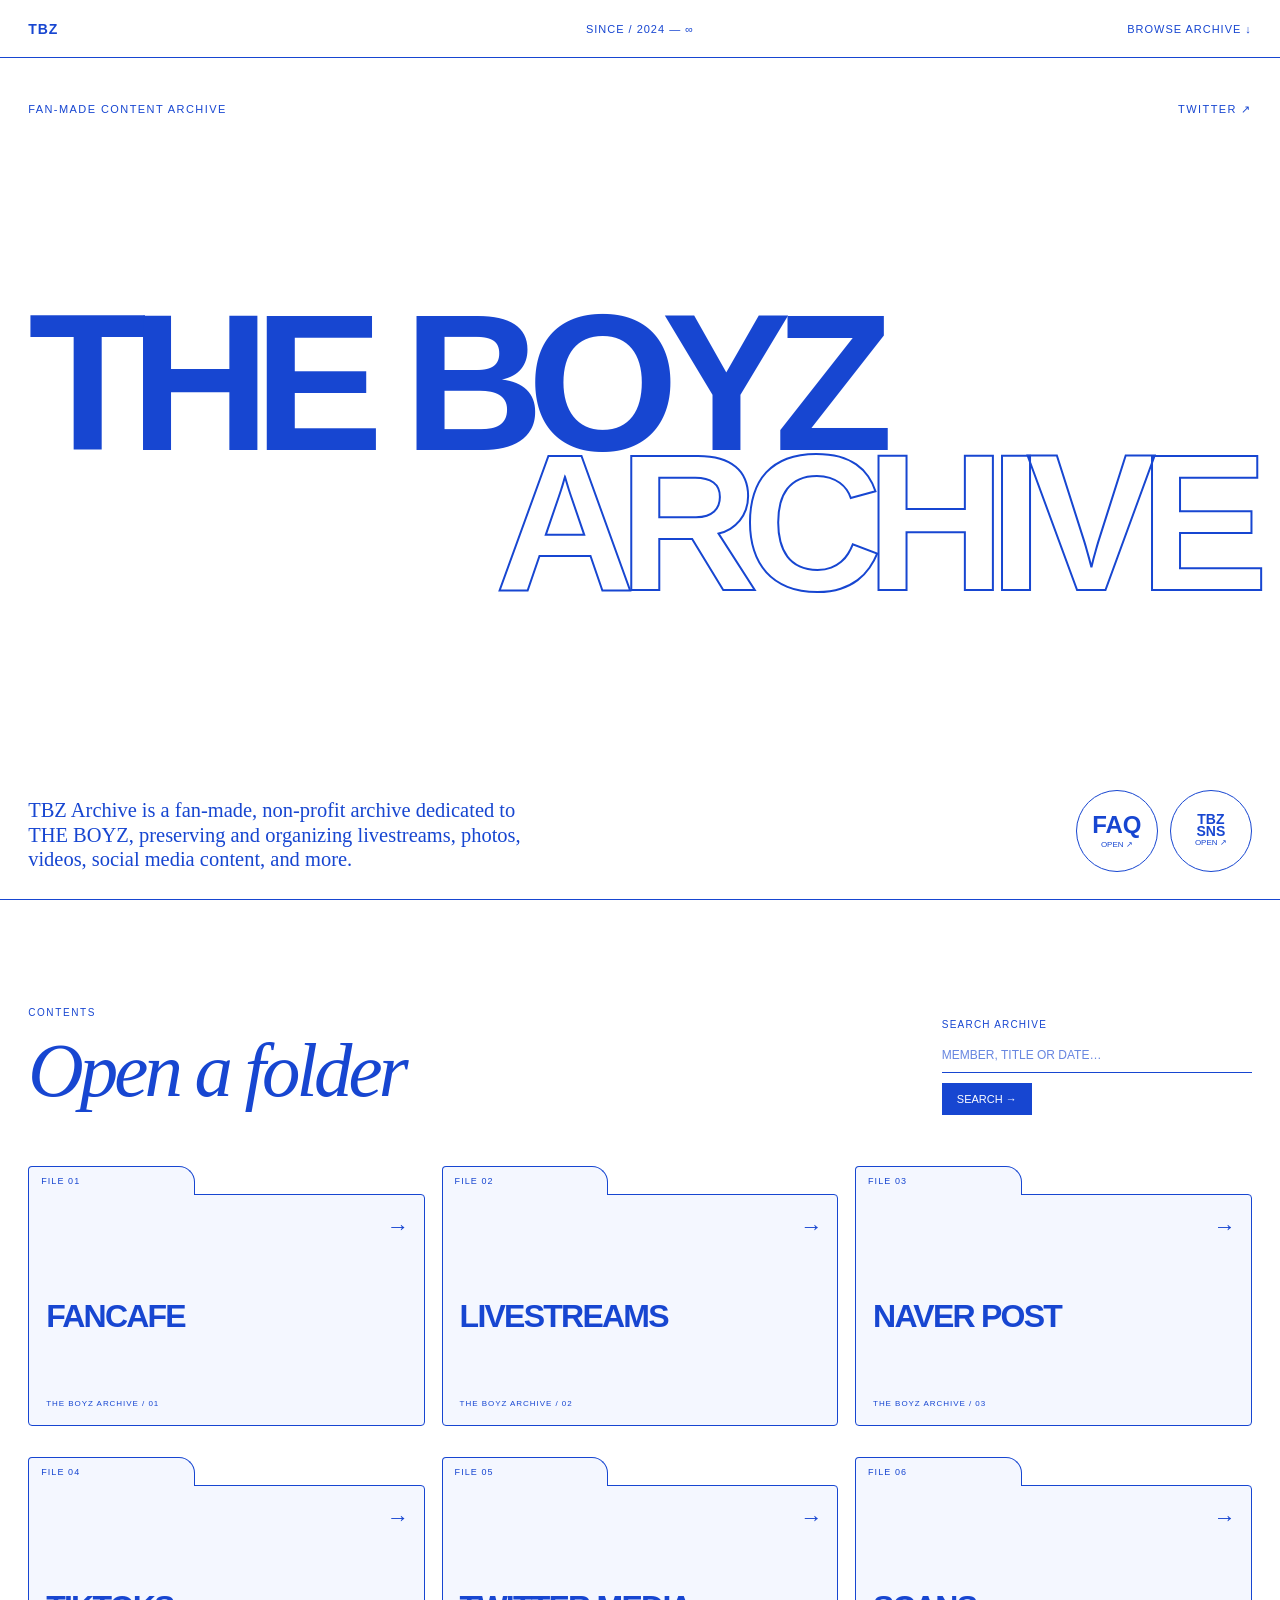
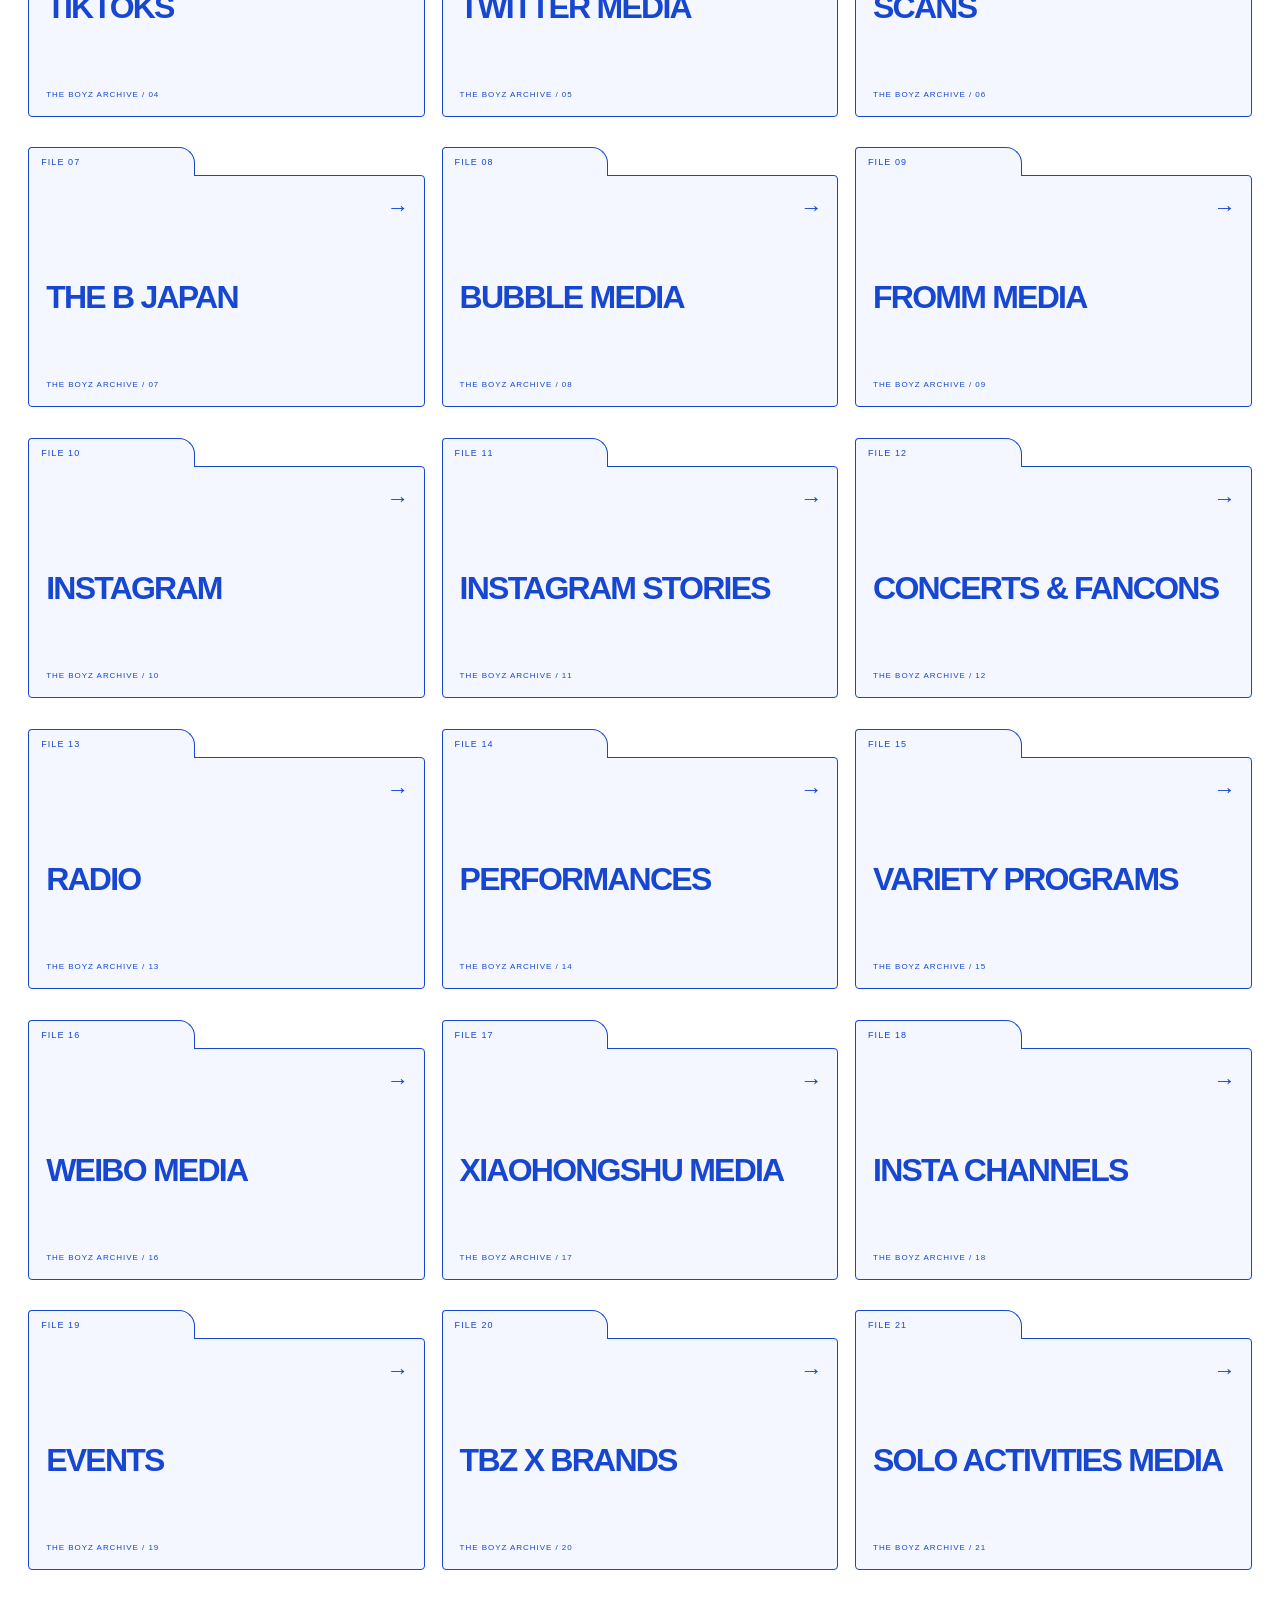
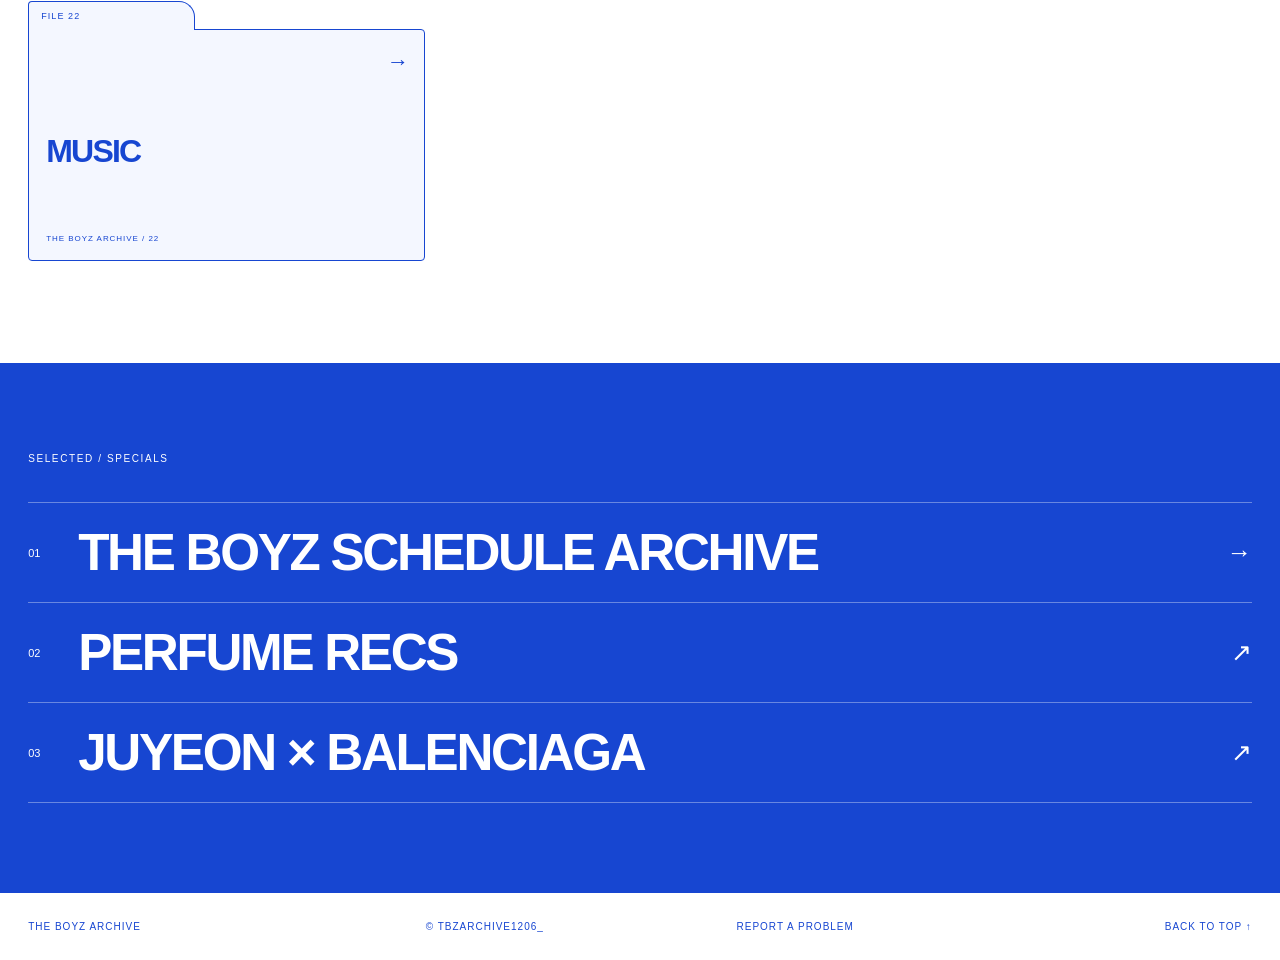
<file: index.html>
<!doctype html>
<html lang="en">
<head>
  <meta charset="utf-8">
  <meta name="viewport" content="width=device-width, initial-scale=1, viewport-fit=cover">
  <title>THE BOYZ ARCHIVE</title>
  <meta name="description" content="Fan-made media archive for THE BOYZ and THE B">
  <link rel="icon" type="image/png" href="./icon.png">
  <link rel="apple-touch-icon" href="./icon.png">
  <link rel="stylesheet" href="./styles.css?v=global-search-1">
  <link rel="stylesheet" href="./tbz-mobile-nav.css?v=1">
  <script defer src="./tbz-mobile-nav.js?v=1"></script>
  <link rel="stylesheet" href="./home-mobile.css?v=3">
</head>
<body>
  <main>
    <header class="topbar">
      <a href="#top" class="mark">TBZ</a>
      <p>SINCE / 2024 — ∞</p>
      <a href="#archive">Browse archive ↓</a>
    </header>

    <section class="hero" id="top">
      <div class="eyebrow">
        <span>FAN-MADE CONTENT ARCHIVE</span>
        <a href="https://x.com/tbzarchive1206_" target="_blank" rel="noreferrer">TWITTER ↗</a>
      </div>
      <h1><span>The Boyz</span><span class="outline">Archive</span></h1>
      <div class="hero-foot">
        <p>TBZ Archive is a fan-made, non-profit archive dedicated to THE BOYZ, preserving and organizing livestreams, photos, videos, social media content, and more.</p>
        <div class="issue-pair"><a class="issue" href="./faq.html" aria-label="Open frequently asked questions"><b>FAQ</b><span>OPEN ↗</span></a><a class="issue sns-issue" href="./sns.html" aria-label="Open THE BOYZ official social networks"><b>TBZ<br>SNS</b><span>OPEN ↗</span></a></div>
      </div>
    </section>

    <section class="archive" id="archive">
      <div class="section-head">
        <div><span class="kicker">CONTENTS</span><h2>Open a folder</h2></div>
        <form class="search" action="/search/" method="get"><label for="search">Search archive</label> <input id="search" name="q" placeholder="MEMBER, TITLE OR DATE…" aria-describedby="searchScope"><button type="submit">SEARCH →</button></form>
      </div>
      <p id="searchScope"></p>
      <div class="folder-grid" id="folders"></div>
      <p class="empty" id="empty" hidden>No folder found. Try another keyword.</p>
    </section>

    <section class="specials">
      <span class="kicker">SELECTED / SPECIALS</span>
      <div class="special-row">
        <a href="https://tbzarchive1206.github.io/schedule-archive/"><span>01</span><b>THE BOYZ SCHEDULE ARCHIVE</b><i>→</i></a>
        <a href="https://tbzarchive.straw.page/perfumearchive" target="_blank" rel="noreferrer"><span>02</span><b>Perfume Recs</b><i>↗</i></a>
        <a href="https://tbzarchive.straw.page/juyeonbalenciaga" target="_blank" rel="noreferrer"><span>03</span><b>Juyeon × Balenciaga</b><i>↗</i></a>
      </div>
    </section>

    <footer>
      <p>THE BOYZ ARCHIVE</p>
      <p>© TBZARCHIVE1206_</p>
      <a href="./report-a-problem.html">Report a problem</a>
      <a href="#top">Back to top ↑</a>
    </footer>
  </main>
  <script src="./app.js?v=mobile-v2"></script>
  <!-- Cloudflare Web Analytics --><script type='module' src='https://static.cloudflareinsights.com/beacon.min.js' data-cf-beacon='{"token": "86b44fc0df8847b9a0b9c48b6766cd38"}'></script><!-- End Cloudflare Web Analytics -->
</body>
</html>
</file>
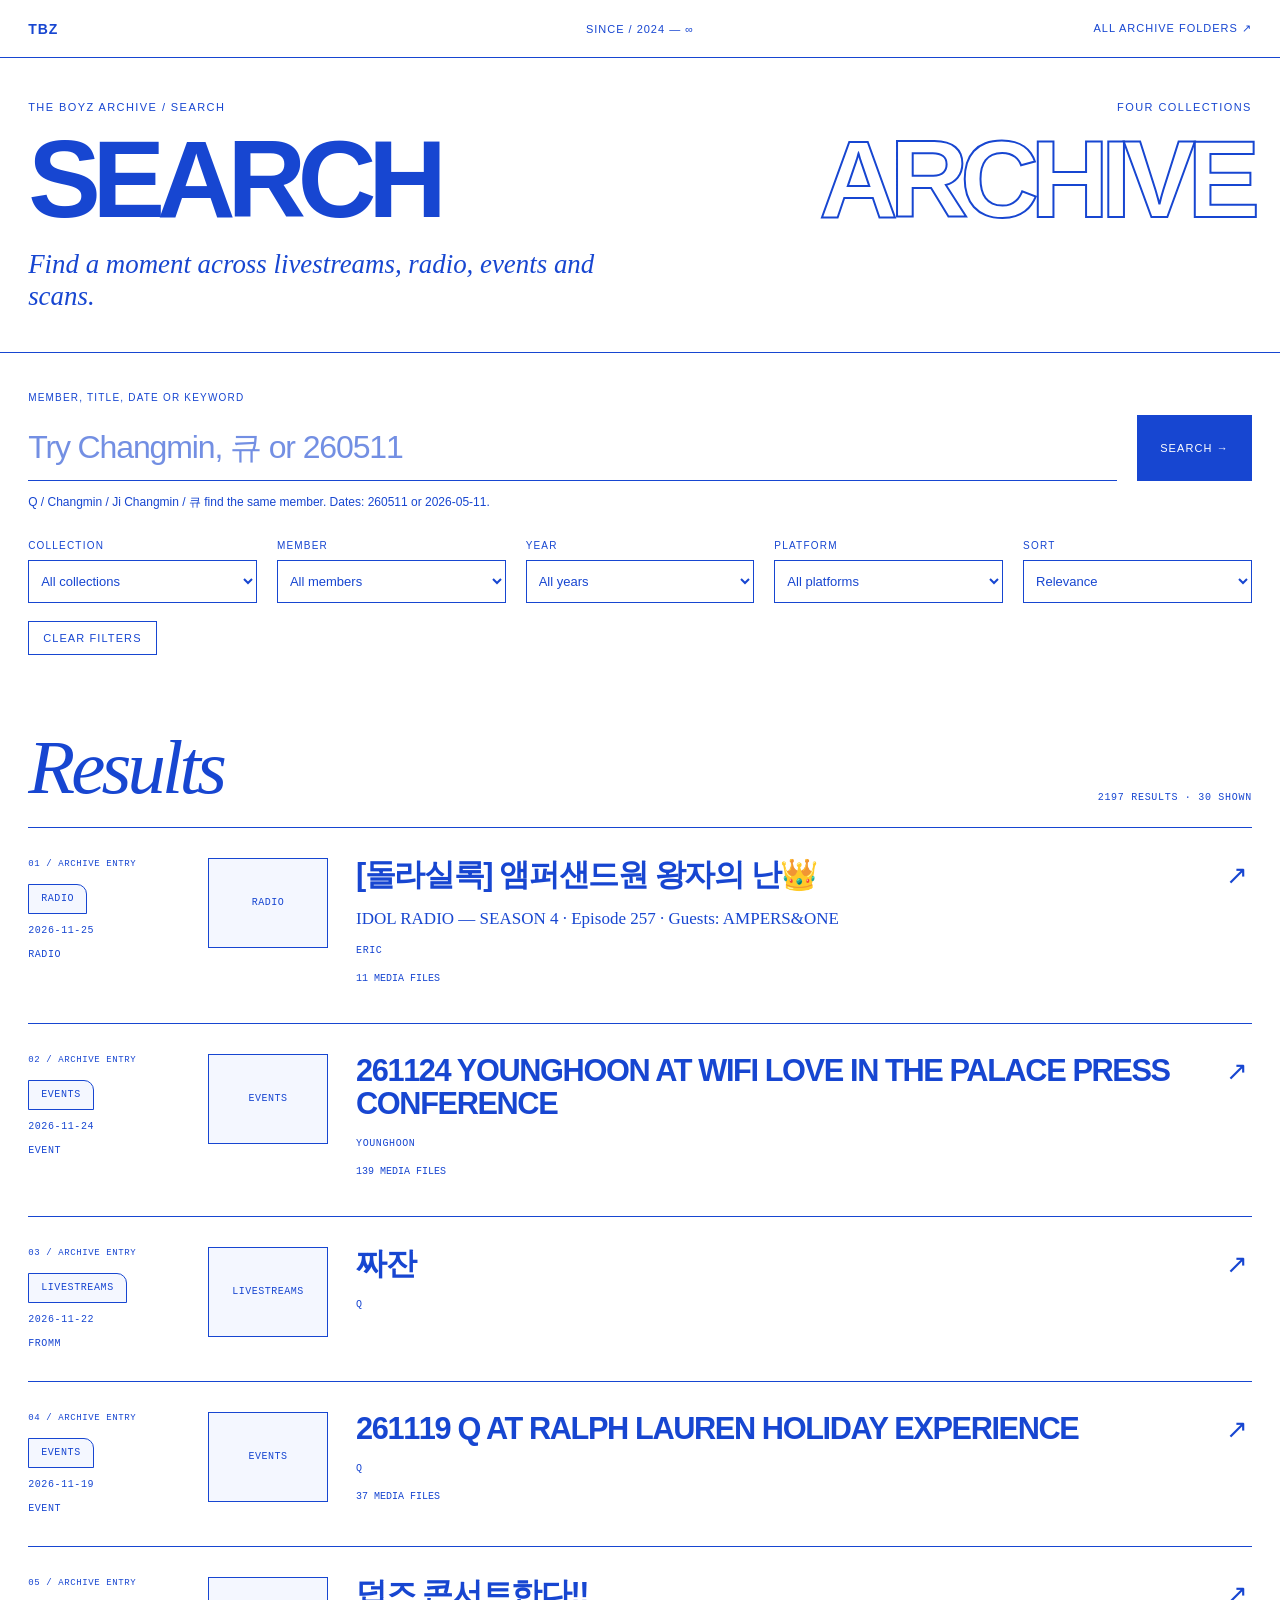
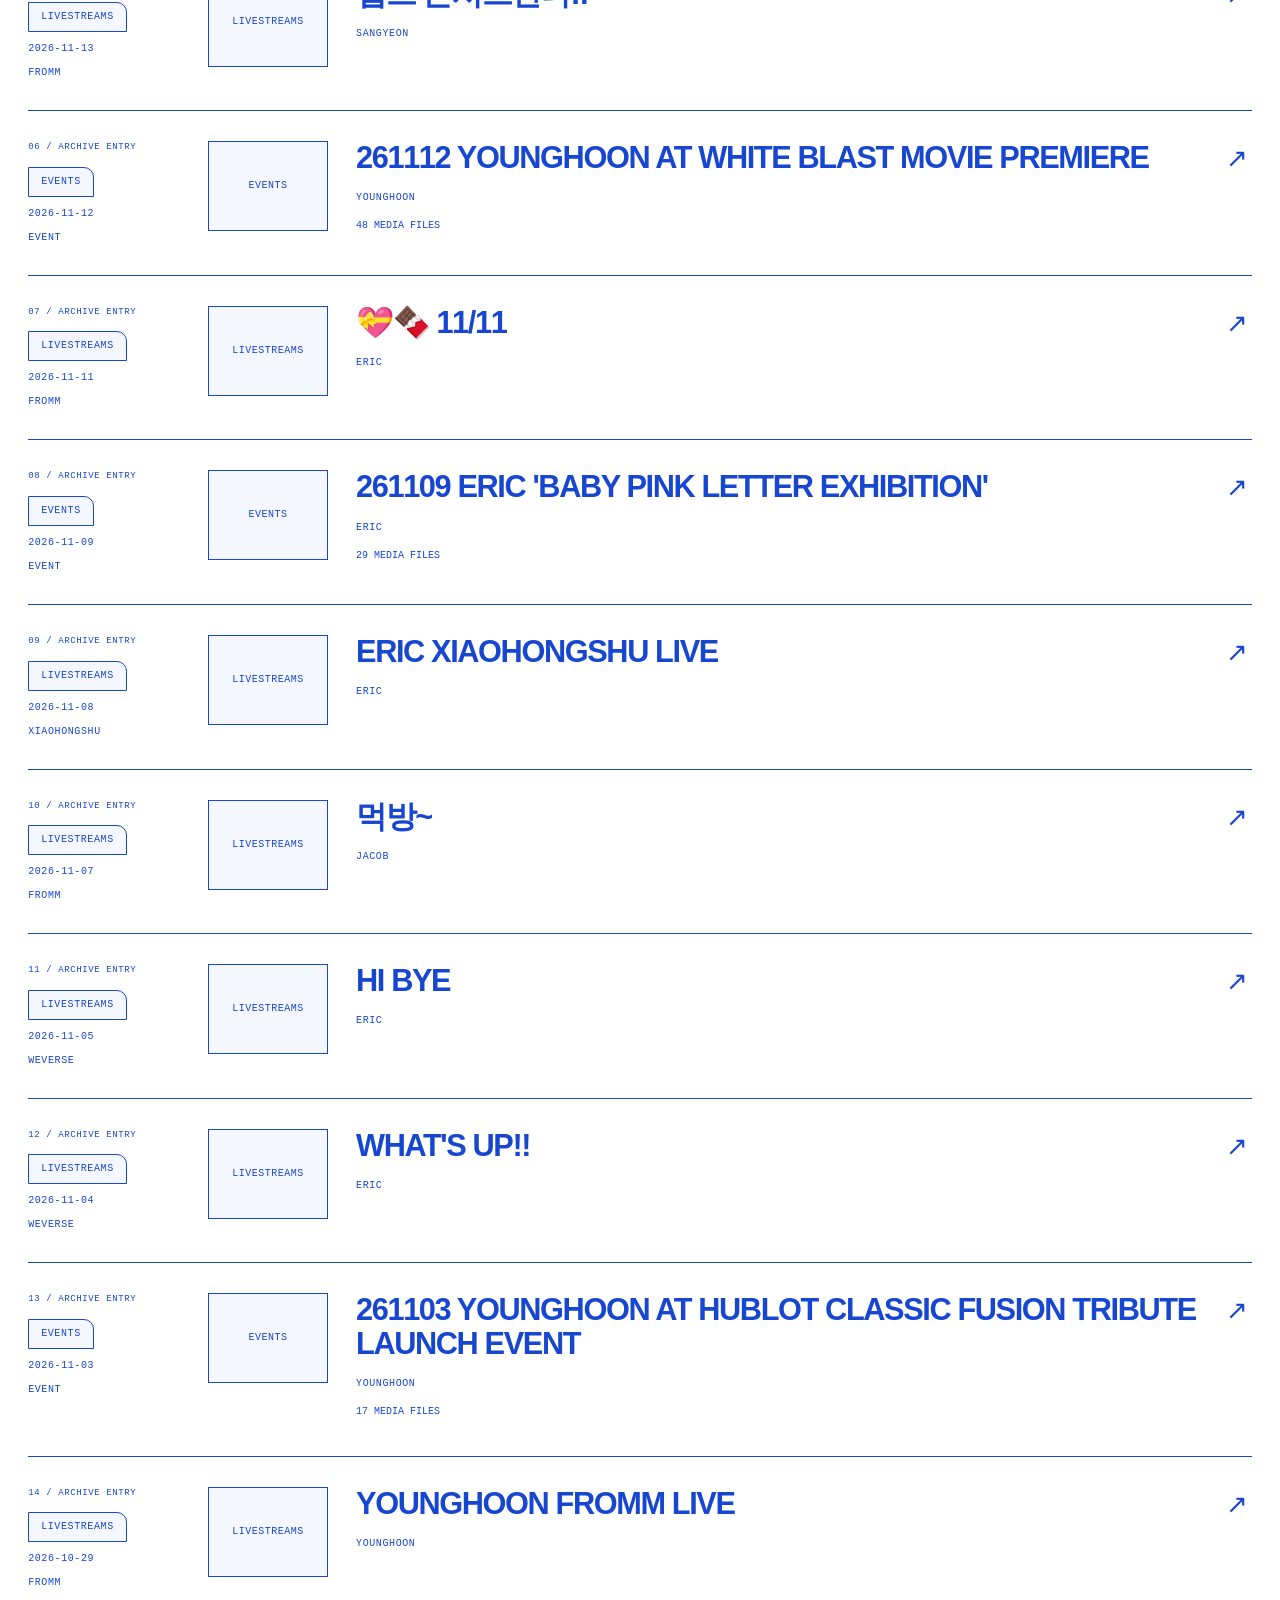
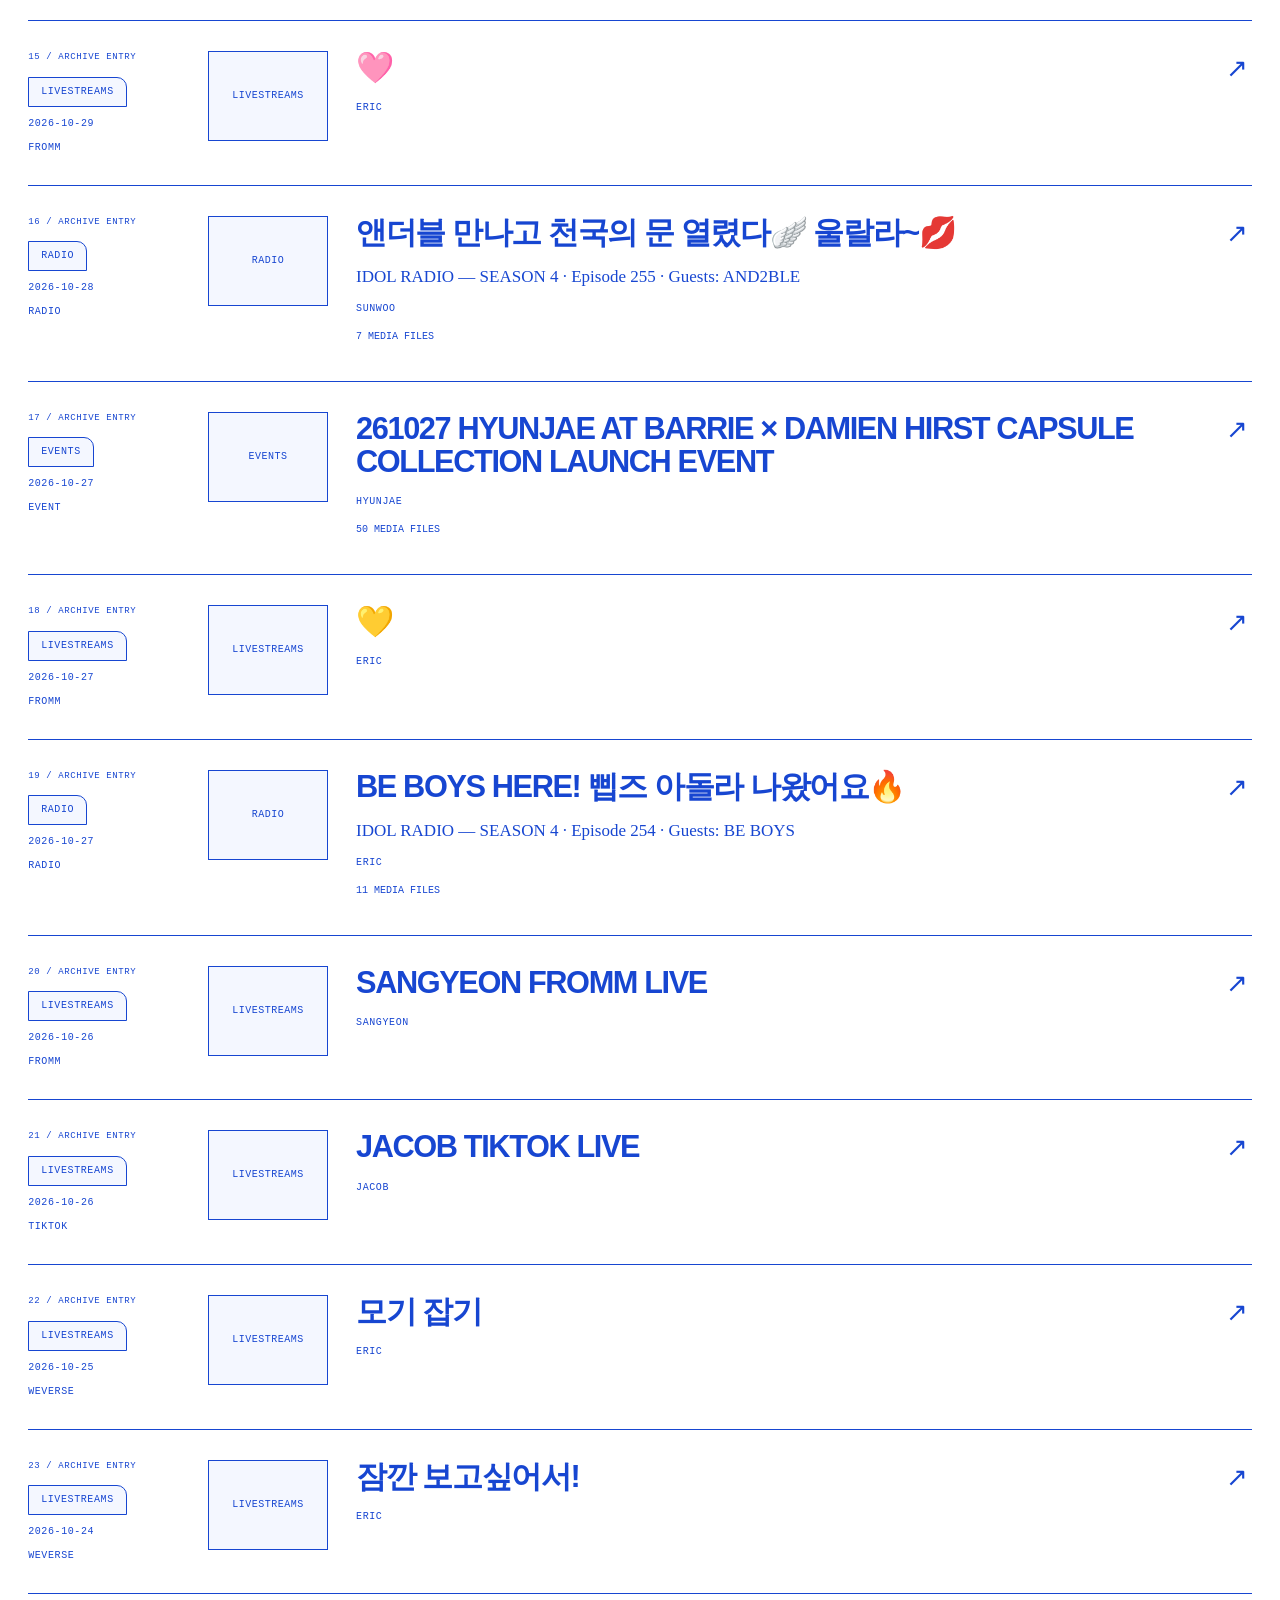
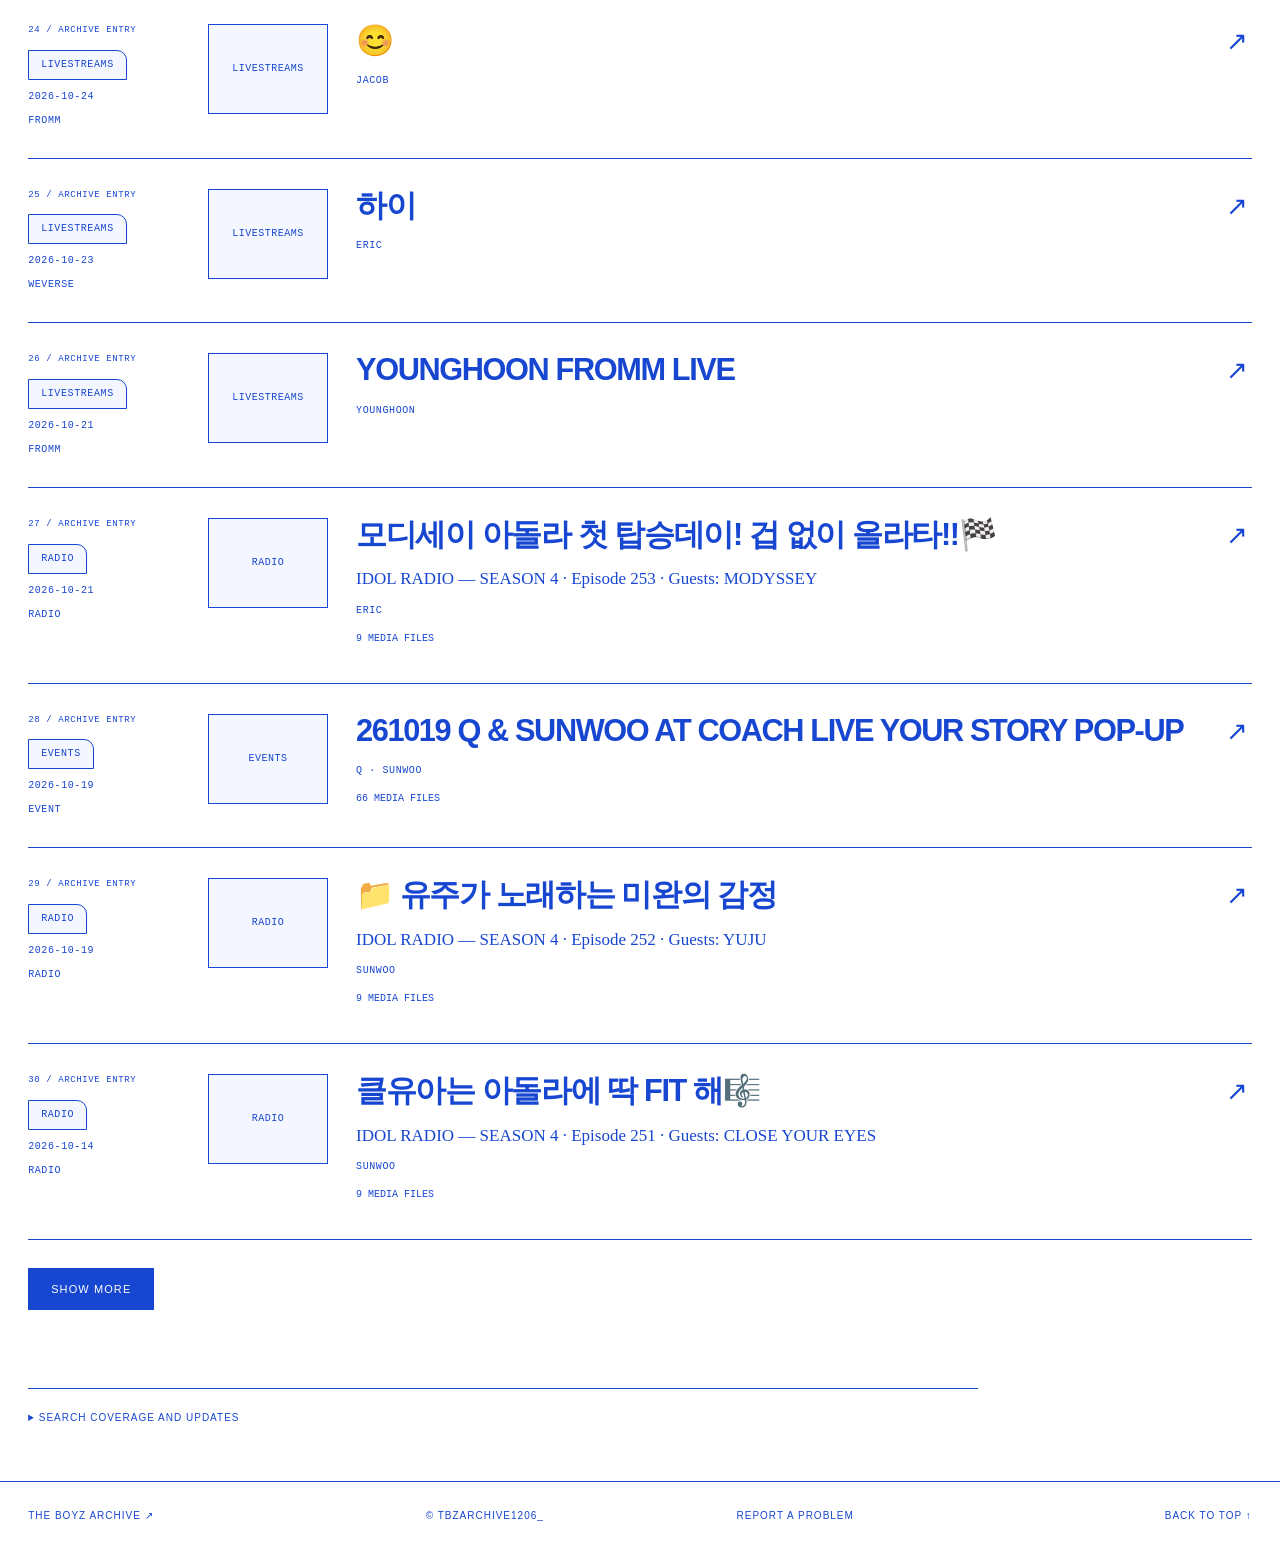
<file: search/index.html>
<!doctype html><html lang="en"><head><meta charset="utf-8"><meta name="viewport" content="width=device-width,initial-scale=1, viewport-fit=cover"><title>Search — TBZ Archive</title><meta name="description" content="Search THE BOYZ livestreams, radio, events and scans in one place."><link rel="icon" href="/icon.png"><link rel="stylesheet" href="/styles.css?v=global-search-1"><link rel="stylesheet" href="./search.css?v=thumbnails-3">  <link rel="stylesheet" href="../tbz-mobile-nav.css?v=1">
  <script defer src="../tbz-mobile-nav.js?v=1"></script>
</head><body class="search-page" id="top"><header class="topbar"><a class="mark" href="/">TBZ</a><p>SINCE / 2024 — ∞</p><a href="/">ALL ARCHIVE FOLDERS ↗</a></header><main><section class="search-masthead" aria-labelledby="pageTitle"><p class="eyebrow"><span>THE BOYZ ARCHIVE / SEARCH</span><span>FOUR COLLECTIONS</span></p><h1 id="pageTitle"><span>SEARCH</span><span class="outline">ARCHIVE</span></h1><p class="search-intro">Find a moment across livestreams, radio, events and scans.</p></section><section class="search-content" aria-label="Search and results"><form id="searchForm" role="search"><label for="q">Member, title, date or keyword</label><div class="query"><input id="q" name="q" type="search" placeholder="Try Changmin, 큐 or 260511" autocomplete="off"><button>SEARCH →</button></div><p class="hint">Q / Changmin / Ji Changmin / 큐 find the same member. Dates: 260511 or 2026-05-11.</p><div class="filters"><label>Collection<select id="collection" name="collection"><option value="">All collections</option><option value="livestreams">Livestreams</option><option value="radio">Radio</option><option value="events">Events</option><option value="scans">Scans</option></select></label><label>Member<select id="member" name="member"><option value="">All members</option></select></label><label>Year<select id="year" name="year"><option value="">All years</option></select></label><label>Platform<select id="platform" name="platform"><option value="">All platforms</option></select></label><label>Sort<select id="sort" name="sort"><option value="relevance">Relevance</option><option value="newest">Newest first</option><option value="oldest">Oldest first</option></select></label></div><button id="reset" type="button" class="secondary">Clear filters</button></form><div class="result-head"><h2>Results</h2><p id="status" role="status" aria-live="polite">Loading archive…</p></div><p id="notice" class="hint"></p><ol id="results"></ol><button id="more" hidden type="button">SHOW MORE</button><button id="retry" hidden type="button">TRY AGAIN</button><details><summary>Search coverage and updates</summary><p>Search covers titles, available descriptions, dates, platforms and identified members. A gallery is one result. Group materials without named members may not appear under a member filter. Missing dates and member tags remain unknown.</p><ul id="coverage"></ul><p>Indexes update after each collection sync. The shared index refreshes twice daily. If a source is unavailable, its last saved index stays searchable.</p></details><noscript>Enable JavaScript to search the archive. You can still browse all collections from the homepage.</noscript></section></main><footer><a href="/">THE BOYZ ARCHIVE ↗</a><p>© TBZARCHIVE1206_</p><a href="/report-a-problem.html">REPORT A PROBLEM</a><a href="#top">BACK TO TOP ↑</a></footer><script type="module" src="./app.mjs?v=thumbnails-3"></script></body></html>
</file>
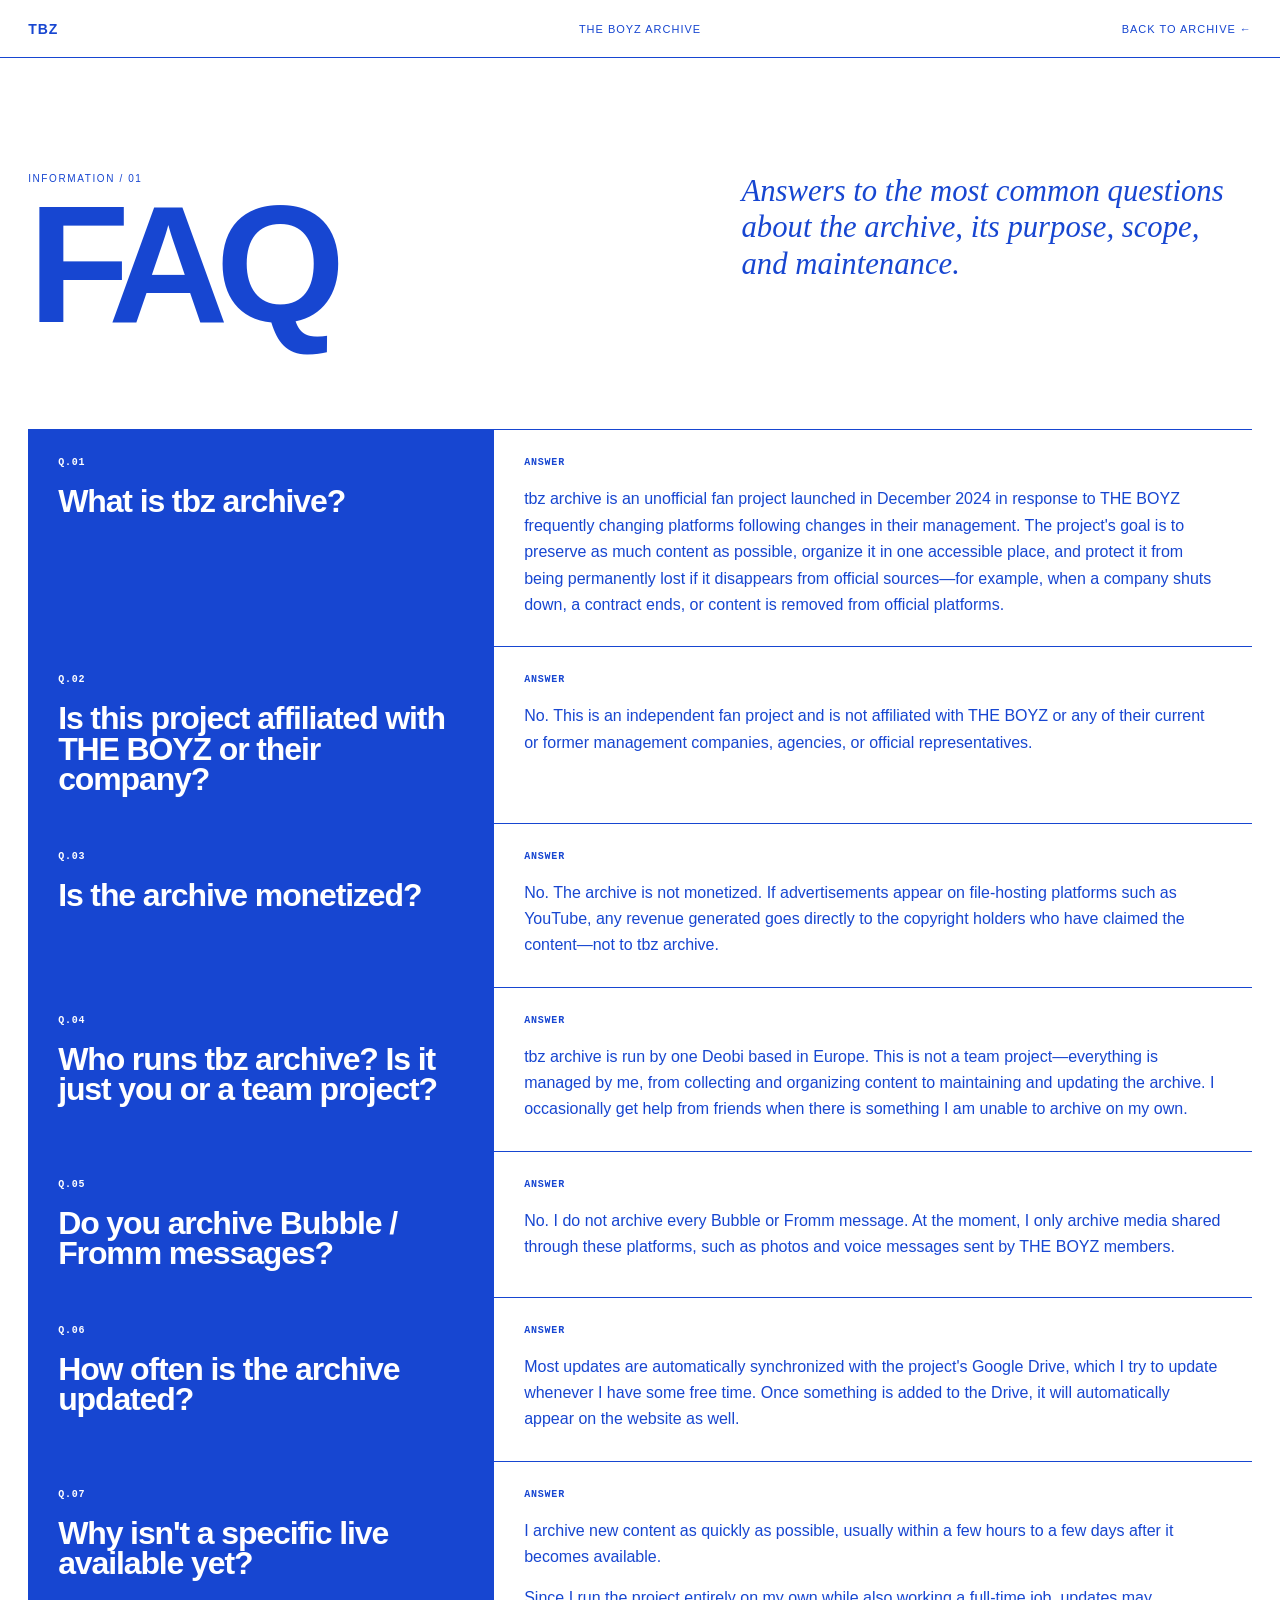
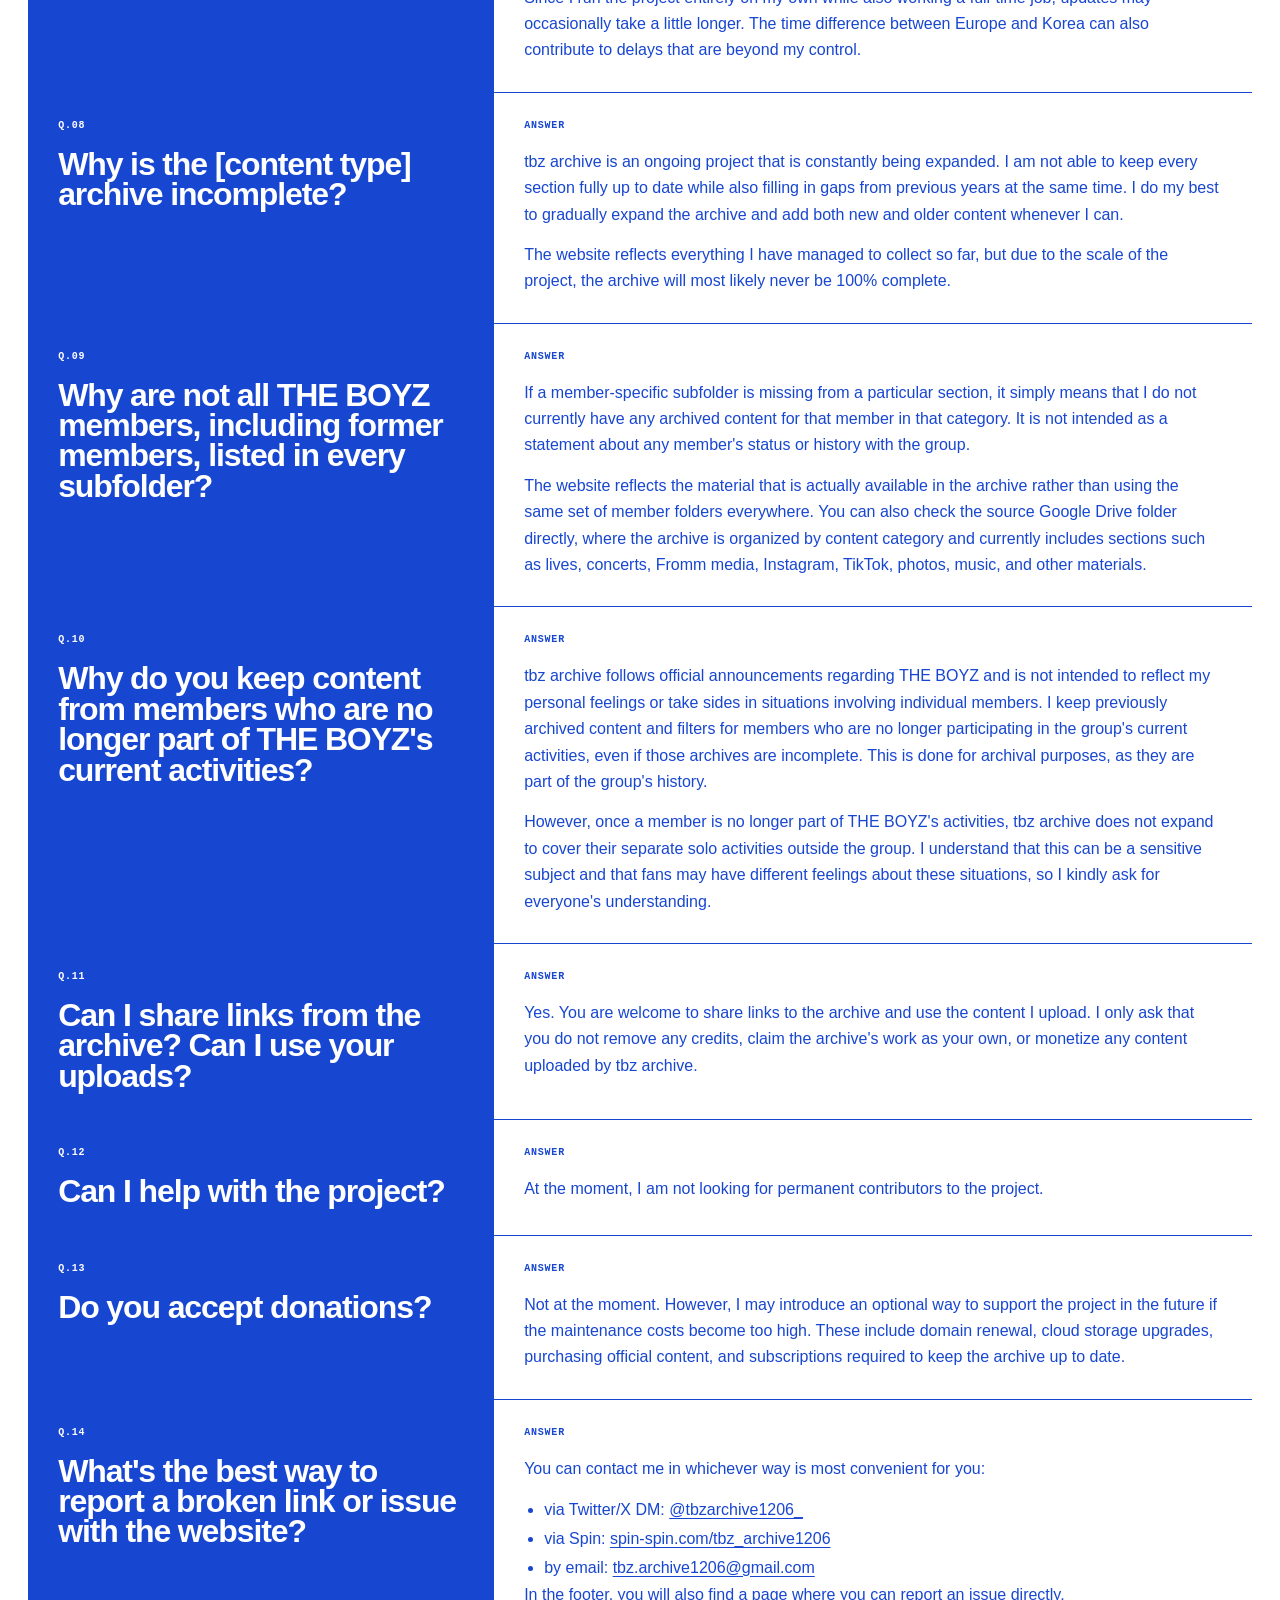
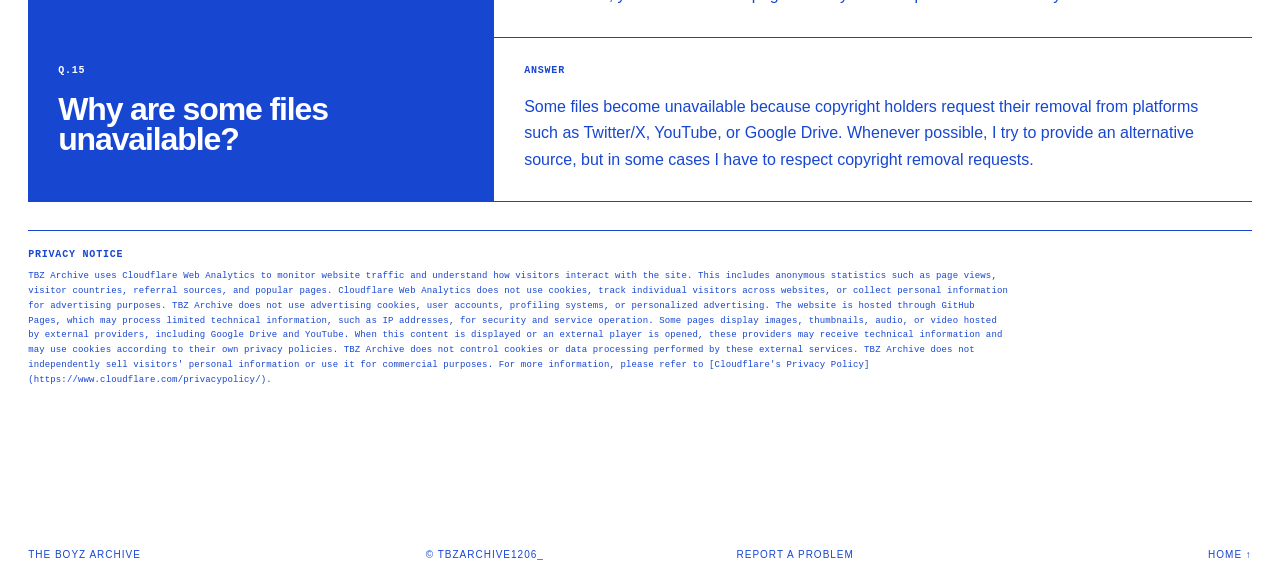
<file: faq.html>
<!doctype html>
<html lang="en">
<head>
  <meta charset="utf-8">
  <meta name="viewport" content="width=device-width, initial-scale=1, viewport-fit=cover">
  <title>FAQ — THE BOYZ ARCHIVE</title>
  <meta name="description" content="Frequently asked questions about THE BOYZ ARCHIVE">
  <link rel="icon" type="image/png" href="./icon.png">
  <link rel="apple-touch-icon" href="./icon.png">
  <link rel="stylesheet" href="./styles.css">
  <style>
    .faq-list { border-top: 1px solid currentColor; }
    .faq-item { display: grid; grid-template-columns: minmax(230px, 38%) 1fr; border-bottom: 1px solid currentColor; }
    .faq-question, .faq-answer { padding: 28px 30px; }
    .faq-question { background: var(--blue, #1746d1); color: #fff; }
    .faq-answer { border-left: 1px solid currentColor; }
    .faq-label { display: block; margin-bottom: 18px; font: 700 10px/1 "Courier New", monospace; letter-spacing: .08em; }
    .faq-question h2 { margin: 0; font: 800 clamp(22px, 2.5vw, 38px)/.95 "Arial Narrow", Arial, sans-serif; letter-spacing: -.035em; }
    .faq-answer p { margin: 0 0 14px; line-height: 1.65; }
    .faq-answer p:last-child { margin-bottom: 0; }
    .faq-answer ul { margin: 14px 0 0; padding-left: 20px; line-height: 1.8; }
    .faq-answer a { text-decoration: underline; text-underline-offset: 3px; }
    .privacy-notice { margin-top: 28px; padding: 18px 0; border-top: 1px solid currentColor; font: 9px/1.65 "Courier New", monospace; letter-spacing: .015em; }
    .privacy-notice h2 { margin: 0 0 8px; font: 700 10px/1.2 "Courier New", monospace; letter-spacing: .08em; text-transform: uppercase; }
    .privacy-notice p { margin: 0; max-width: 980px; }
    .privacy-notice a { text-decoration: underline; text-underline-offset: 2px; }
    @media (max-width: 720px) {
      .faq-item { grid-template-columns: 1fr; }
      .faq-question, .faq-answer { padding: 22px 15px; }
      .faq-answer { border-left: 0; }
      .faq-question h2 { font-size: 27px; }
    }
  </style>
  <link rel="stylesheet" href="./tbz-mobile-nav.css?v=1">
  <script defer src="./tbz-mobile-nav.js?v=1"></script>
</head>
<body class="subpage">
  <header class="topbar">
    <a href="./index.html" class="mark">TBZ</a>
    <p>THE BOYZ ARCHIVE</p>
    <a href="./index.html#archive">Back to archive ←</a>
  </header>
  <main class="subpage-main">
    <div class="subpage-header">
      <div><span class="subpage-kicker">INFORMATION / 01</span><h1>FAQ</h1></div>
      <p class="subpage-intro">Answers to the most common questions about the archive, its purpose, scope, and maintenance.</p>
    </div>
    <section class="content-card faq-list" aria-label="Frequently asked questions">
      <article class="faq-item">
        <div class="faq-question"><span class="faq-label">Q.01</span><h2>What is tbz archive?</h2></div>
        <div class="faq-answer"><span class="faq-label">ANSWER</span><p>tbz archive is an unofficial fan project launched in December 2024 in response to THE BOYZ frequently changing platforms following changes in their management. The project's goal is to preserve as much content as possible, organize it in one accessible place, and protect it from being permanently lost if it disappears from official sources—for example, when a company shuts down, a contract ends, or content is removed from official platforms.</p></div>
      </article>
      <article class="faq-item">
        <div class="faq-question"><span class="faq-label">Q.02</span><h2>Is this project affiliated with THE BOYZ or their company?</h2></div>
        <div class="faq-answer"><span class="faq-label">ANSWER</span><p>No. This is an independent fan project and is not affiliated with THE BOYZ or any of their current or former management companies, agencies, or official representatives.</p></div>
      </article>
      <article class="faq-item">
        <div class="faq-question"><span class="faq-label">Q.03</span><h2>Is the archive monetized?</h2></div>
        <div class="faq-answer"><span class="faq-label">ANSWER</span><p>No. The archive is not monetized. If advertisements appear on file-hosting platforms such as YouTube, any revenue generated goes directly to the copyright holders who have claimed the content—not to tbz archive.</p></div>
      </article>
      <article class="faq-item">
        <div class="faq-question"><span class="faq-label">Q.04</span><h2>Who runs tbz archive? Is it just you or a team project?</h2></div>
        <div class="faq-answer"><span class="faq-label">ANSWER</span><p>tbz archive is run by one Deobi based in Europe. This is not a team project—everything is managed by me, from collecting and organizing content to maintaining and updating the archive. I occasionally get help from friends when there is something I am unable to archive on my own.</p></div>
      </article>
      <article class="faq-item">
        <div class="faq-question"><span class="faq-label">Q.05</span><h2>Do you archive Bubble / Fromm messages?</h2></div>
        <div class="faq-answer"><span class="faq-label">ANSWER</span><p>No. I do not archive every Bubble or Fromm message. At the moment, I only archive media shared through these platforms, such as photos and voice messages sent by THE BOYZ members.</p></div>
      </article>
      <article class="faq-item">
        <div class="faq-question"><span class="faq-label">Q.06</span><h2>How often is the archive updated?</h2></div>
        <div class="faq-answer"><span class="faq-label">ANSWER</span><p>Most updates are automatically synchronized with the project's Google Drive, which I try to update whenever I have some free time. Once something is added to the Drive, it will automatically appear on the website as well.</p></div>
      </article>
      <article class="faq-item">
        <div class="faq-question"><span class="faq-label">Q.07</span><h2>Why isn't a specific live available yet?</h2></div>
        <div class="faq-answer"><span class="faq-label">ANSWER</span><p>I archive new content as quickly as possible, usually within a few hours to a few days after it becomes available.</p><p>Since I run the project entirely on my own while also working a full-time job, updates may occasionally take a little longer. The time difference between Europe and Korea can also contribute to delays that are beyond my control.</p></div>
      </article>
      <article class="faq-item">
        <div class="faq-question"><span class="faq-label">Q.08</span><h2>Why is the [content type] archive incomplete?</h2></div>
        <div class="faq-answer"><span class="faq-label">ANSWER</span><p>tbz archive is an ongoing project that is constantly being expanded. I am not able to keep every section fully up to date while also filling in gaps from previous years at the same time. I do my best to gradually expand the archive and add both new and older content whenever I can.</p><p>The website reflects everything I have managed to collect so far, but due to the scale of the project, the archive will most likely never be 100% complete.</p></div>
      </article>
      <article class="faq-item">
        <div class="faq-question"><span class="faq-label">Q.09</span><h2>Why are not all THE BOYZ members, including former members, listed in every subfolder?</h2></div>
        <div class="faq-answer"><span class="faq-label">ANSWER</span><p>If a member-specific subfolder is missing from a particular section, it simply means that I do not currently have any archived content for that member in that category. It is not intended as a statement about any member's status or history with the group.</p><p>The website reflects the material that is actually available in the archive rather than using the same set of member folders everywhere. You can also check the source Google Drive folder directly, where the archive is organized by content category and currently includes sections such as lives, concerts, Fromm media, Instagram, TikTok, photos, music, and other materials.</p></div>
      </article>
      <article class="faq-item">
        <div class="faq-question"><span class="faq-label">Q.10</span><h2>Why do you keep content from members who are no longer part of THE BOYZ's current activities?</h2></div>
        <div class="faq-answer"><span class="faq-label">ANSWER</span><p>tbz archive follows official announcements regarding THE BOYZ and is not intended to reflect my personal feelings or take sides in situations involving individual members. I keep previously archived content and filters for members who are no longer participating in the group's current activities, even if those archives are incomplete. This is done for archival purposes, as they are part of the group's history.</p><p>However, once a member is no longer part of THE BOYZ's activities, tbz archive does not expand to cover their separate solo activities outside the group. I understand that this can be a sensitive subject and that fans may have different feelings about these situations, so I kindly ask for everyone's understanding.</p></div>
      </article>
      <article class="faq-item">
        <div class="faq-question"><span class="faq-label">Q.11</span><h2>Can I share links from the archive? Can I use your uploads?</h2></div>
        <div class="faq-answer"><span class="faq-label">ANSWER</span><p>Yes. You are welcome to share links to the archive and use the content I upload. I only ask that you do not remove any credits, claim the archive's work as your own, or monetize any content uploaded by tbz archive.</p></div>
      </article>
      <article class="faq-item">
        <div class="faq-question"><span class="faq-label">Q.12</span><h2>Can I help with the project?</h2></div>
        <div class="faq-answer"><span class="faq-label">ANSWER</span><p>At the moment, I am not looking for permanent contributors to the project.</p></div>
      </article>
      <article class="faq-item">
        <div class="faq-question"><span class="faq-label">Q.13</span><h2>Do you accept donations?</h2></div>
        <div class="faq-answer"><span class="faq-label">ANSWER</span><p>Not at the moment. However, I may introduce an optional way to support the project in the future if the maintenance costs become too high. These include domain renewal, cloud storage upgrades, purchasing official content, and subscriptions required to keep the archive up to date.</p></div>
      </article>
      <article class="faq-item">
        <div class="faq-question"><span class="faq-label">Q.14</span><h2>What's the best way to report a broken link or issue with the website?</h2></div>
        <div class="faq-answer"><span class="faq-label">ANSWER</span><p>You can contact me in whichever way is most convenient for you:</p><ul><li>via Twitter/X DM: <a href="https://x.com/theboyzarchive1206_" target="_blank" rel="noopener noreferrer">@tbzarchive1206_</a></li><li>via Spin: <a href="https://spin-spin.com/tbz_archive1206" target="_blank" rel="noopener noreferrer">spin-spin.com/tbz_archive1206</a></li><li>by email: <a href="mailto:tbz.archive1206@gmail.com">tbz.archive1206@gmail.com</a></li></ul><p>In the footer, you will also find a page where you can report an issue directly.</p></div>
      </article>
      <article class="faq-item">
        <div class="faq-question"><span class="faq-label">Q.15</span><h2>Why are some files unavailable?</h2></div>
        <div class="faq-answer"><span class="faq-label">ANSWER</span><p>Some files become unavailable because copyright holders request their removal from platforms such as Twitter/X, YouTube, or Google Drive. Whenever possible, I try to provide an alternative source, but in some cases I have to respect copyright removal requests.</p></div>
      </article>
    </section>
    <aside class="privacy-notice" aria-labelledby="privacy-notice-title">
      <h2 id="privacy-notice-title">Privacy Notice</h2>
      <p> TBZ Archive uses Cloudflare Web Analytics to monitor website traffic and understand how visitors interact with the site. This includes anonymous statistics such as page views, visitor countries, referral sources, and popular pages. Cloudflare Web Analytics does not use cookies, track individual visitors across websites, or collect personal information for advertising purposes.

TBZ Archive does not use advertising cookies, user accounts, profiling systems, or personalized advertising.

The website is hosted through GitHub Pages, which may process limited technical information, such as IP addresses, for security and service operation.

Some pages display images, thumbnails, audio, or video hosted by external providers, including Google Drive and YouTube. When this content is displayed or an external player is opened, these providers may receive technical information and may use cookies according to their own privacy policies. TBZ Archive does not control cookies or data processing performed by these external services.

TBZ Archive does not independently sell visitors' personal information or use it for commercial purposes.

For more information, please refer to [Cloudflare's Privacy Policy](https://www.cloudflare.com/privacypolicy/).</p>
    </aside>
  </main>
  <footer>
    <p>THE BOYZ ARCHIVE</p>
    <p>© TBZARCHIVE1206_</p>
    <a href="./report-a-problem.html">Report a problem</a>
    <a href="./index.html">Home ↑</a>
  </footer>
</body>
</html>
</file>
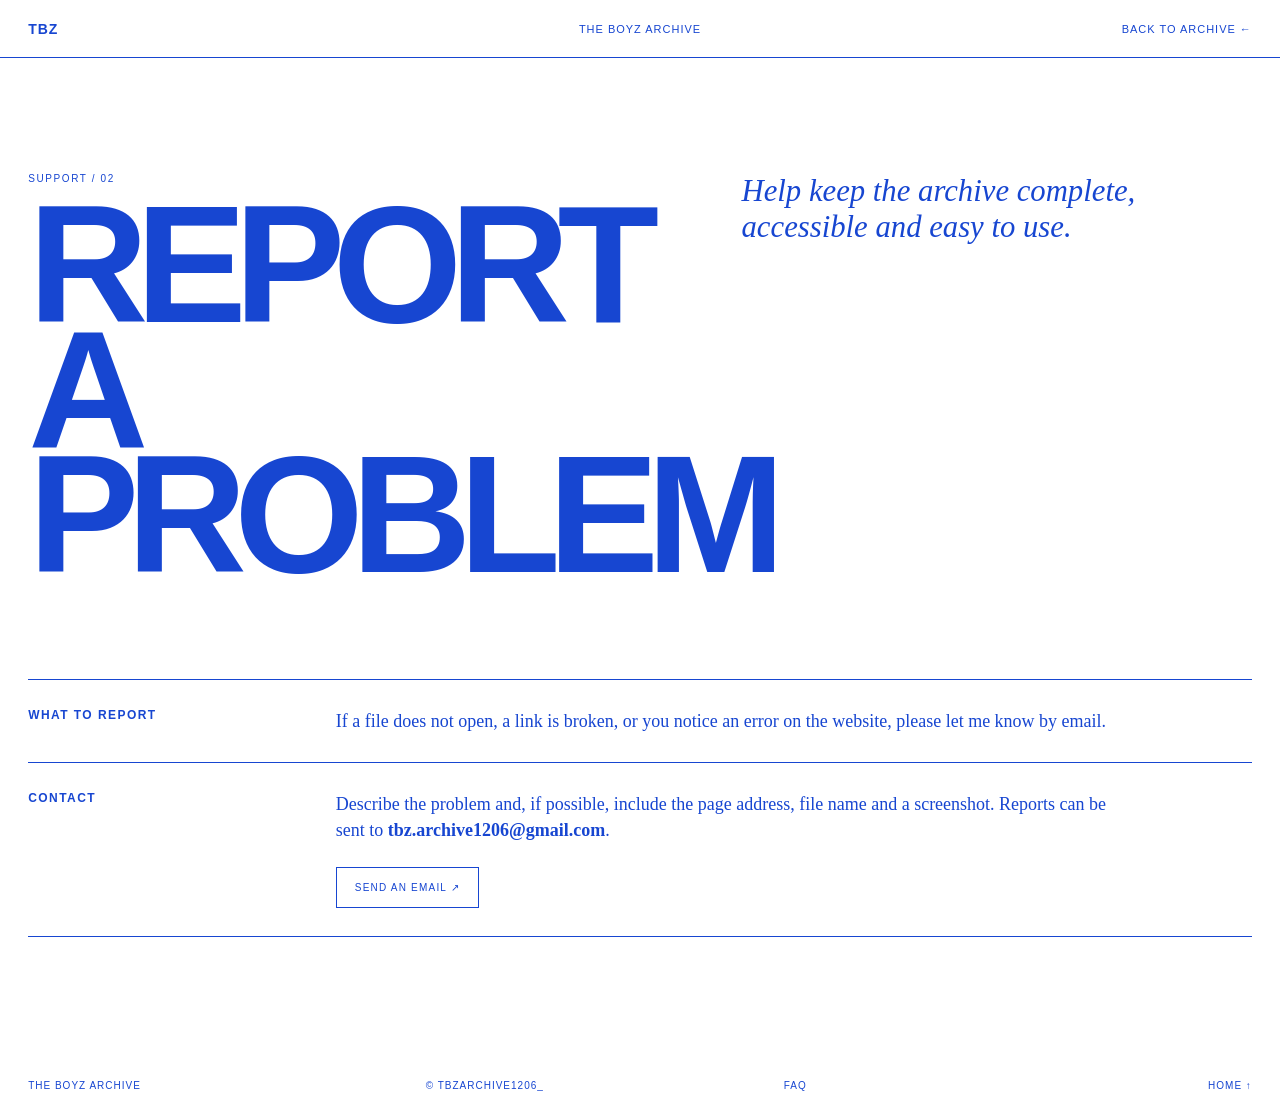
<file: report-a-problem.html>
<!doctype html>
<html lang="en">
<head>
  <meta charset="utf-8">
  <meta name="viewport" content="width=device-width, initial-scale=1, viewport-fit=cover">
  <title>Report a problem — THE BOYZ ARCHIVE</title>
  <meta name="description" content="Report broken files or website errors in THE BOYZ ARCHIVE">
  <link rel="icon" type="image/png" href="./icon.png">
  <link rel="apple-touch-icon" href="./icon.png">
  <link rel="stylesheet" href="./styles.css">
  <link rel="stylesheet" href="./tbz-mobile-nav.css?v=1">
  <script defer src="./tbz-mobile-nav.js?v=1"></script>
</head>
<body class="subpage">
  <header class="topbar">
    <a href="./index.html" class="mark">TBZ</a>
    <p>THE BOYZ ARCHIVE</p>
    <a href="./index.html#archive">Back to archive ←</a>
  </header>
  <main class="subpage-main">
    <div class="subpage-header">
      <div><span class="subpage-kicker">SUPPORT / 02</span><h1>Report a problem</h1></div>
      <p class="subpage-intro">Help keep the archive complete, accessible and easy to use.</p>
    </div>
    <section class="content-card" aria-label="Problem reporting information">
      <article class="content-row">
        <h2>What to report</h2>
        <p>If a file does not open, a link is broken, or you notice an error on the website, please let me know by email.</p>
      </article>
      <article class="content-row">
        <h2>Contact</h2>
        <div>
          <p>Describe the problem and, if possible, include the page address, file name and a screenshot. Reports can be sent to <a href="mailto:tbz.archive1206@gmail.com"><strong>tbz.archive1206@gmail.com</strong></a>.</p>
          <a class="mail-button" href="mailto:tbz.archive1206@gmail.com?subject=TBZ%20Archive%20%E2%80%94%20problem%20report">Send an email ↗</a>
        </div>
      </article>
    </section>
  </main>
  <footer>
    <p>THE BOYZ ARCHIVE</p>
    <p>© TBZARCHIVE1206_</p>
    <a href="./faq.html">FAQ</a>
    <a href="./index.html">Home ↑</a>
  </footer>
  <!-- Cloudflare Web Analytics --><script type='module' src='https://static.cloudflareinsights.com/beacon.min.js' data-cf-beacon='{"token": "86b44fc0df8847b9a0b9c48b6766cd38"}'></script><!-- End Cloudflare Web Analytics -->
</body>
</html>
</file>
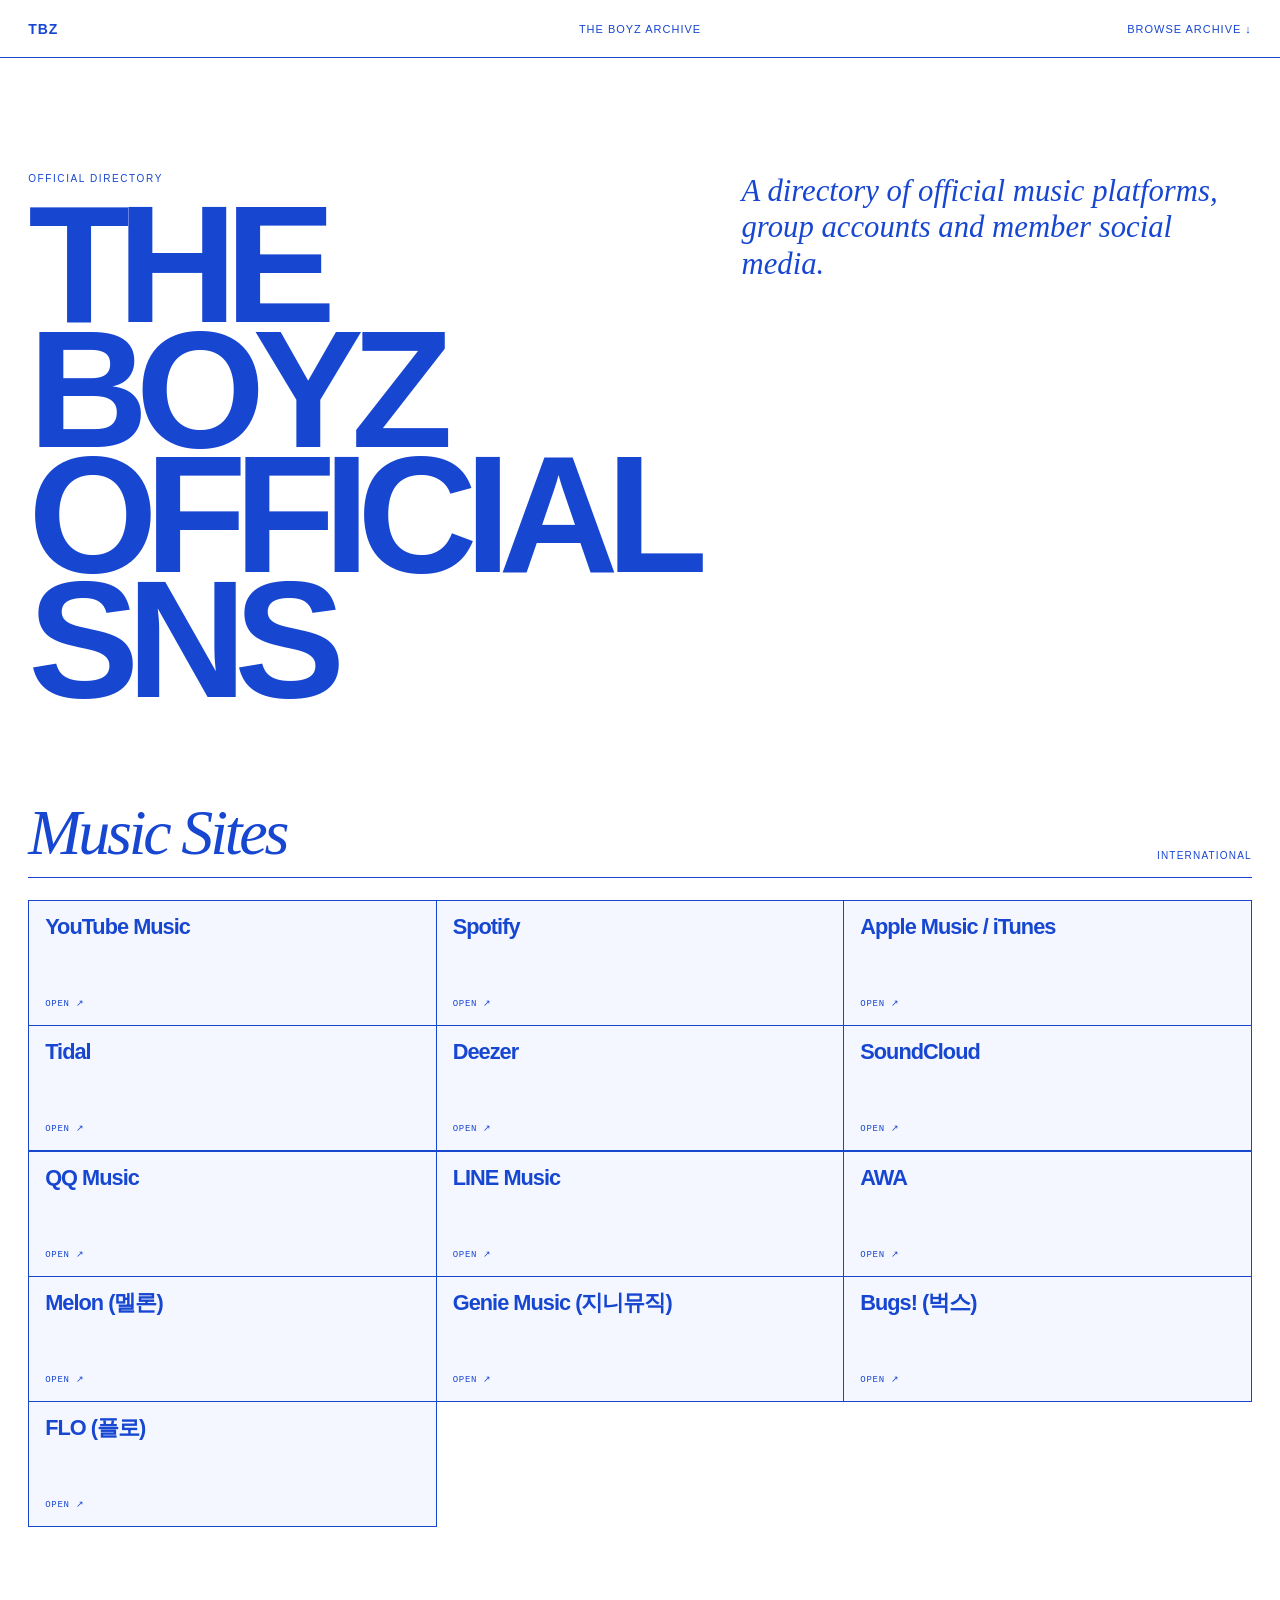
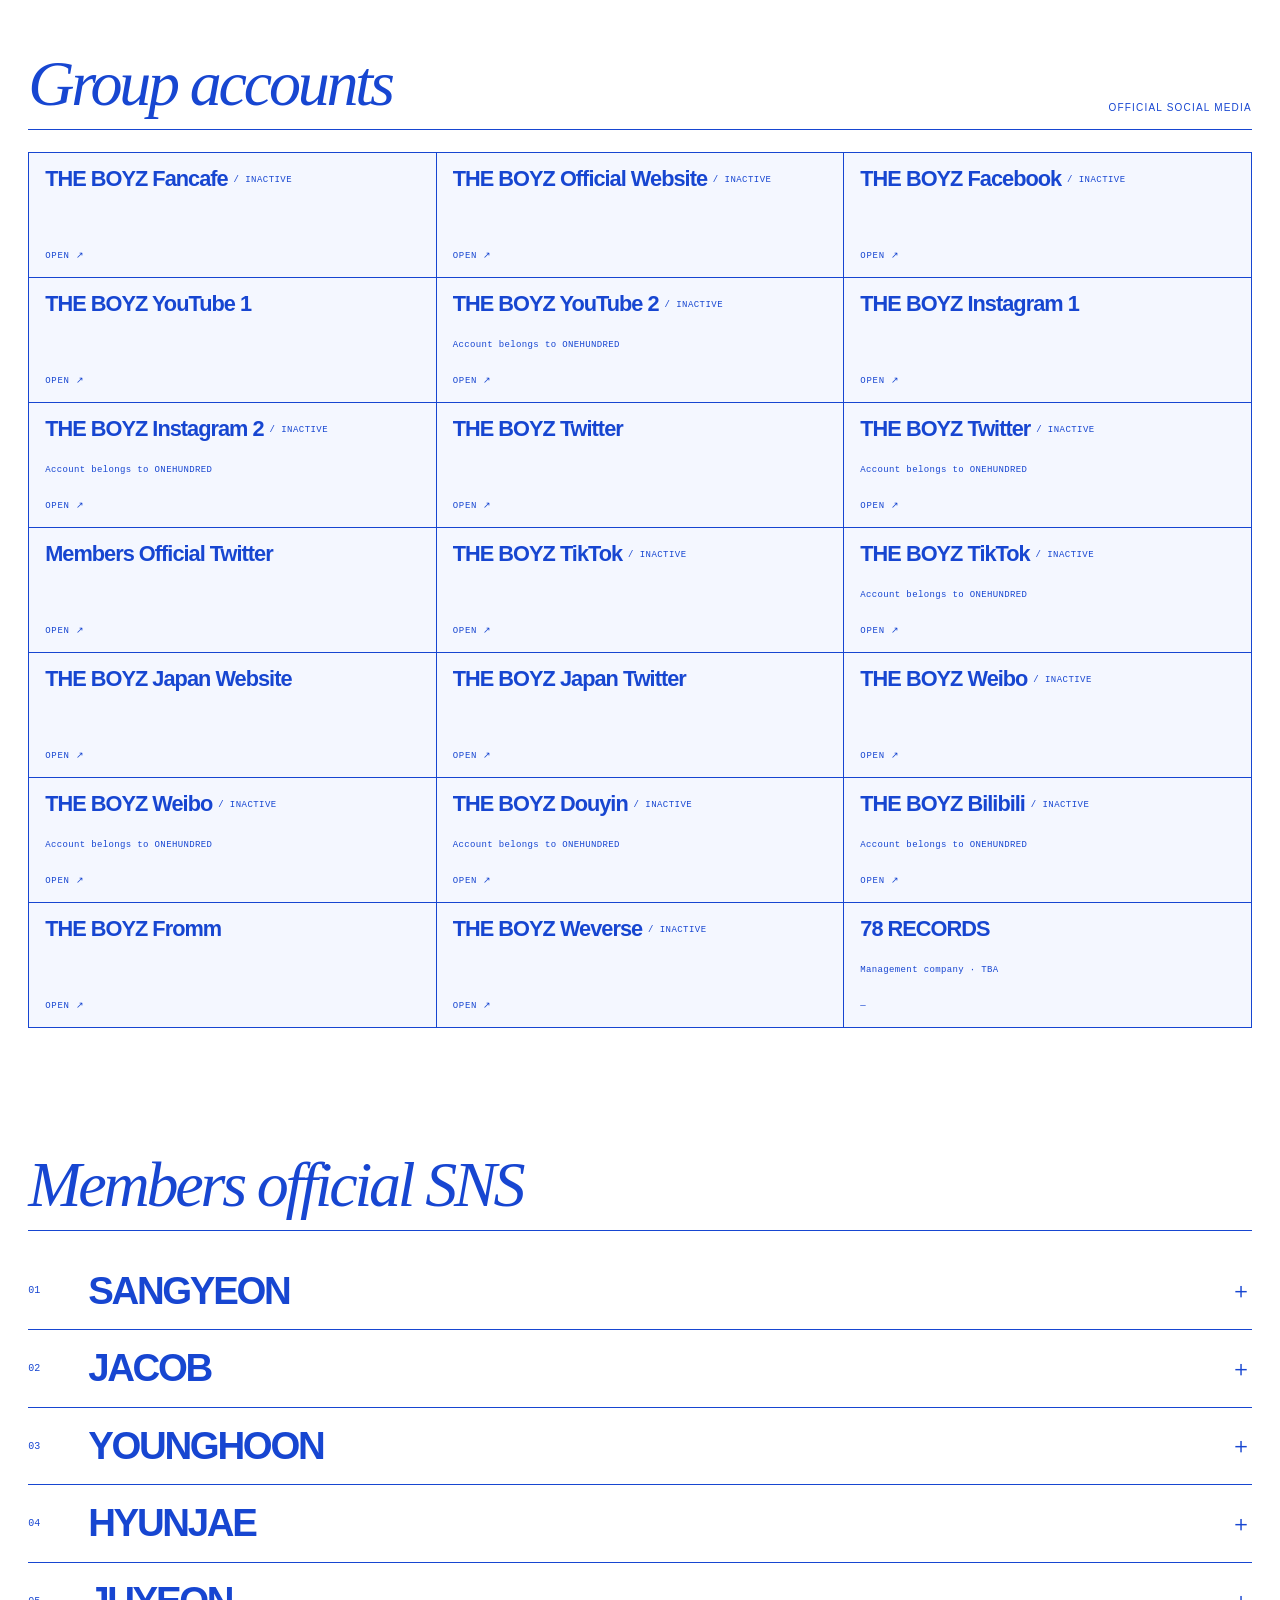
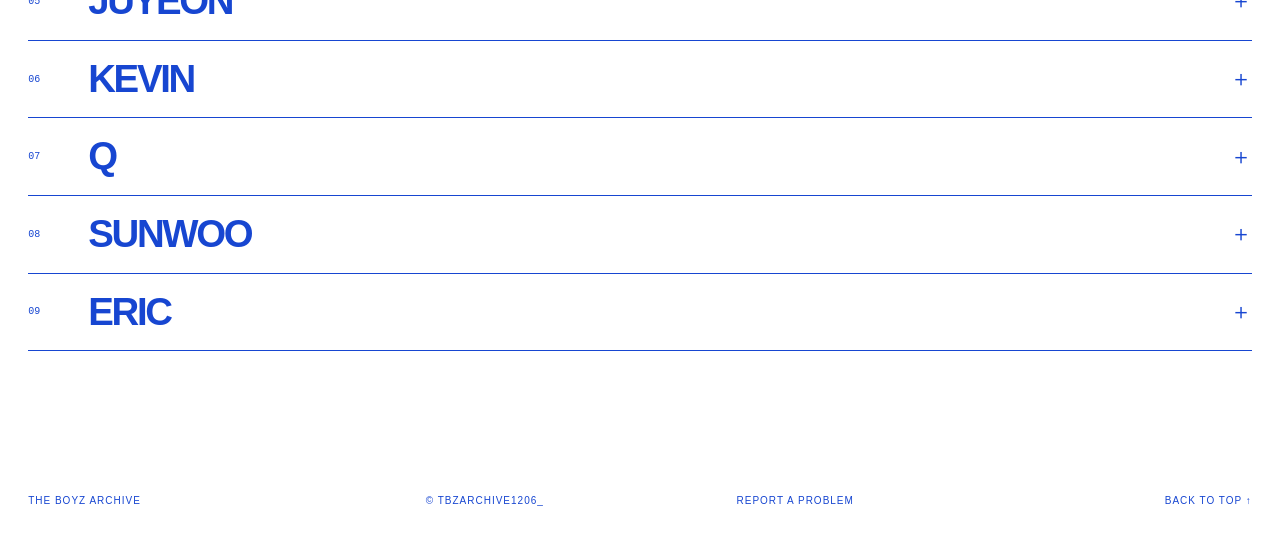
<file: sns.html>
<!doctype html>
<html lang="en">
<head>
  <meta charset="utf-8">
  <meta name="viewport" content="width=device-width, initial-scale=1, viewport-fit=cover">
  <title>THE BOYZ Official SNS — THE BOYZ ARCHIVE</title>
  <meta name="description" content="Official THE BOYZ, member and music social media links.">
  <link rel="icon" type="image/png" href="./icon.png">
  <link rel="stylesheet" href="./styles.css">
  <link rel="stylesheet" href="./tbz-mobile-nav.css?v=1">
  <script defer src="./tbz-mobile-nav.js?v=1"></script>
</head>
<body class="subpage">
  <header class="topbar"><a href="./index.html" class="mark">TBZ</a><p>THE BOYZ ARCHIVE</p><a href="./index.html#archive">Browse archive ↓</a></header>
  <main class="subpage-main" id="top">
    <header class="subpage-header"><div><span class="subpage-kicker">OFFICIAL DIRECTORY</span><h1>THE BOYZ<br>Official SNS</h1></div><p class="subpage-intro">A directory of official music platforms, group accounts and member social media.</p></header>

    <section class="sns-section">
      <header class="sns-section-head"><h2>Music Sites</h2><p>International</p></header>
      <div class="sns-grid">
        <a class="sns-link" href="https://music.youtube.com/@officialTHEBOYZ" target="_blank" rel="noreferrer"><strong>YouTube Music</strong><span>OPEN ↗</span></a>
        <a class="sns-link" href="https://open.spotify.com/artist/0CmvFWTX9zmMNCUi6fHtAx" target="_blank" rel="noreferrer"><strong>Spotify</strong><span>OPEN ↗</span></a>
        <a class="sns-link" href="https://music.apple.com/us/artist/the-boyz/1322012460" target="_blank" rel="noreferrer"><strong>Apple Music / iTunes</strong><span>OPEN ↗</span></a>
        <a class="sns-link" href="https://tidal.com/artist/22650113" target="_blank" rel="noreferrer"><strong>Tidal</strong><span>OPEN ↗</span></a>
        <a class="sns-link" href="https://www.deezer.com/en/artist/365514" target="_blank" rel="noreferrer"><strong>Deezer</strong><span>OPEN ↗</span></a>
        <a class="sns-link" href="https://soundcloud.com/official_theboyz" target="_blank" rel="noreferrer"><strong>SoundCloud</strong><span>OPEN ↗</span></a>
      </div>
      <div class="sns-grid">
        <a class="sns-link" href="https://y.qq.com/n/ryqq_v2/singer/002szyoq2L4pCw" target="_blank" rel="noreferrer"><strong>QQ Music</strong><span>OPEN ↗</span></a>
        <a class="sns-link" href="https://music.line.me/webapp/artist/mi000000000f6c993c" target="_blank" rel="noreferrer"><strong>LINE Music</strong><span>OPEN ↗</span></a>
        <a class="sns-link" href="https://s.awa.fm/artist/ab50f90015ceca076b49" target="_blank" rel="noreferrer"><strong>AWA</strong><span>OPEN ↗</span></a>
        <a class="sns-link" href="https://www.melon.com/artist/timeline.htm?artistId=1816126" target="_blank" rel="noreferrer"><strong>Melon (멜론)</strong><span>OPEN ↗</span></a>
        <a class="sns-link" href="https://www.genie.co.kr/detail/artistInfo?xxnm=80606743" target="_blank" rel="noreferrer"><strong>Genie Music (지니뮤직)</strong><span>OPEN ↗</span></a>
        <a class="sns-link" href="https://music.bugs.co.kr/artist/20047680" target="_blank" rel="noreferrer"><strong>Bugs! (벅스)</strong><span>OPEN ↗</span></a>
        <a class="sns-link" href="https://www.music-flo.com/detail/artist/20047680/track?sortType=POPULARITY&amp;roleType=ALL" target="_blank" rel="noreferrer"><strong>FLO (플로)</strong><span>OPEN ↗</span></a>
      </div>
    </section>

    <section class="sns-section">
      <header class="sns-section-head"><h2>Group accounts</h2><p>Official social media</p></header>
      <div class="sns-grid">
        <a class="sns-link inactive" href="https://cafe.daum.net/officialTHEBOYZ" target="_blank" rel="noreferrer"><strong>THE BOYZ Fancafe</strong><span>OPEN ↗</span></a>
        <a class="sns-link inactive" href="https://www.theboyz.kr" target="_blank" rel="noreferrer"><strong>THE BOYZ Official Website</strong><span>OPEN ↗</span></a>
        <a class="sns-link inactive" href="https://www.facebook.com/officialTHEBOYZ/" target="_blank" rel="noreferrer"><strong>THE BOYZ Facebook</strong><span>OPEN ↗</span></a>
        <a class="sns-link" href="https://www.youtube.com/@THEBOYZofficial" target="_blank" rel="noreferrer"><strong>THE BOYZ YouTube 1</strong><span>OPEN ↗</span></a>
        <a class="sns-link inactive" href="https://www.youtube.com/channel/UCO6E0ddL7e1iC_2DC7Po42w" target="_blank" rel="noreferrer"><strong>THE BOYZ YouTube 2</strong><small>Account belongs to ONEHUNDRED</small><span>OPEN ↗</span></a>
        <a class="sns-link" href="https://www.instagram.com/official_theboyz/" target="_blank" rel="noreferrer"><strong>THE BOYZ Instagram 1</strong><span>OPEN ↗</span></a>
        <a class="sns-link inactive" href="https://www.instagram.com/theboyz_officl/" target="_blank" rel="noreferrer"><strong>THE BOYZ Instagram 2</strong><small>Account belongs to ONEHUNDRED</small><span>OPEN ↗</span></a>
        <a class="sns-link" href="https://x.com/officl_theboyz" target="_blank" rel="noreferrer"><strong>THE BOYZ Twitter</strong><span>OPEN ↗</span></a>
        <a class="sns-link inactive" href="https://x.com/THEBOYZ_officl" target="_blank" rel="noreferrer"><strong>THE BOYZ Twitter</strong><small>Account belongs to ONEHUNDRED</small><span>OPEN ↗</span></a>
        <a class="sns-link" href="https://x.com/WE_THE_BOYZ" target="_blank" rel="noreferrer"><strong>Members Official Twitter</strong><span>OPEN ↗</span></a>
        <a class="sns-link inactive" href="https://www.tiktok.com/@istent_theboyz/" target="_blank" rel="noreferrer"><strong>THE BOYZ TikTok</strong><span>OPEN ↗</span></a>
        <a class="sns-link inactive" href="https://www.tiktok.com/@theboyz_officl" target="_blank" rel="noreferrer"><strong>THE BOYZ TikTok</strong><small>Account belongs to ONEHUNDRED</small><span>OPEN ↗</span></a>
        <a class="sns-link" href="https://theboyz.jp/" target="_blank" rel="noreferrer"><strong>THE BOYZ Japan Website</strong><span>OPEN ↗</span></a>
        <a class="sns-link" href="https://x.com/THEBOYZJAPAN" target="_blank" rel="noreferrer"><strong>THE BOYZ Japan Twitter</strong><span>OPEN ↗</span></a>
        <a class="sns-link inactive" href="https://weibo.com/officialtheboyz" target="_blank" rel="noreferrer"><strong>THE BOYZ Weibo</strong><span>OPEN ↗</span></a>
        <a class="sns-link inactive" href="https://weibo.com/u/7987137124" target="_blank" rel="noreferrer"><strong>THE BOYZ Weibo</strong><small>Account belongs to ONEHUNDRED</small><span>OPEN ↗</span></a>
        <a class="sns-link inactive" href="https://v.douyin.com/i5s9eqRR/" target="_blank" rel="noreferrer"><strong>THE BOYZ Douyin</strong><small>Account belongs to ONEHUNDRED</small><span>OPEN ↗</span></a>
        <a class="sns-link inactive" href="https://space.bilibili.com/3546869701544365" target="_blank" rel="noreferrer"><strong>THE BOYZ Bilibili</strong><small>Account belongs to ONEHUNDRED</small><span>OPEN ↗</span></a>
        <a class="sns-link" href="https://store.frommyarti.com/en/arti/theboyz" target="_blank" rel="noreferrer"><strong>THE BOYZ Fromm</strong><span>OPEN ↗</span></a>
        <a class="sns-link inactive" href="https://weverse.io/the_boyz" target="_blank" rel="noreferrer"><strong>THE BOYZ Weverse</strong><span>OPEN ↗</span></a>
        <div class="sns-link tba"><strong>78 RECORDS</strong><small>Management company · TBA</small><span>—</span></div>
      </div>
    </section>

    <section class="sns-section">
      <header class="sns-section-head"><h2>Members official SNS</h2></header>
      <details class="member-accordion"><summary><span>01</span><strong>Sangyeon</strong><i>＋</i></summary><div class="member-content"><div class="sns-grid"><a class="sns-link" href="https://www.instagram.com/thesangyeon/" target="_blank" rel="noreferrer"><strong>Instagram</strong><span>OPEN ↗</span></a></div></div></details>
      <details class="member-accordion"><summary><span>02</span><strong>Jacob</strong><i>＋</i></summary><div class="member-content"><h3>Official accounts</h3><div class="sns-grid"><a class="sns-link" href="https://www.instagram.com/jakeyjbae/" target="_blank" rel="noreferrer"><strong>Instagram</strong><span>OPEN ↗</span></a><a class="sns-link" href="https://x.com/jakeybaeee" target="_blank" rel="noreferrer"><strong>Twitter</strong><span>OPEN ↗</span></a><a class="sns-link" href="https://www.youtube.com/@jakeybaee" target="_blank" rel="noreferrer"><strong>YouTube</strong><span>OPEN ↗</span></a><a class="sns-link" href="https://www.tiktok.com/@jakeybaee2" target="_blank" rel="noreferrer"><strong>TikTok</strong><span>OPEN ↗</span></a><a class="sns-link" href="https://weibo.com/u/4039117570" target="_blank" rel="noreferrer"><strong>Weibo</strong><span>OPEN ↗</span></a><a class="sns-link" href="https://www.rednote.com/user/profile/6a7f0754000000000301cbca?xsec_token=AB3HWPCAcGEcFPEFkRQiLVSz7AtaF30grH7CzHNvkx2U4%3D&amp;xsec_source=pc_search" target="_blank" rel="noreferrer"><strong>Xiaohongshu</strong><span>OPEN ↗</span></a></div><h3>Solo music</h3><div class="sns-grid"><a class="sns-link" href="https://music.youtube.com/@jakeybaee" target="_blank" rel="noreferrer"><strong>YouTube Music</strong><span>OPEN ↗</span></a><a class="sns-link" href="https://open.spotify.com/artist/6BVLu5jroLxNtoRp7EdD83" target="_blank" rel="noreferrer"><strong>Spotify</strong><span>OPEN ↗</span></a><a class="sns-link" href="https://music.apple.com/pl/artist/jacob/1872559118" target="_blank" rel="noreferrer"><strong>Apple Music</strong><span>OPEN ↗</span></a></div></div></details>
      <details class="member-accordion"><summary><span>03</span><strong>Younghoon</strong><i>＋</i></summary><div class="member-content"><h3>Official accounts</h3><div class="sns-grid"><a class="sns-link" href="https://www.instagram.com/_0hoony/" target="_blank" rel="noreferrer"><strong>Instagram</strong><span>OPEN ↗</span></a><a class="sns-link" href="https://www.rednote.com/user/profile/699d7e5d0000000026038b5e?xsec_token=ABKZTz8cyyW-YOBfTJOtUiY2FPcAAAxZ8tv9-hDtezTpw%3D&amp;xsec_source=pc_search" target="_blank" rel="noreferrer"><strong>Xiaohongshu</strong><span>OPEN ↗</span></a></div><h3>Management company / NAMOO ACTORS</h3><div class="sns-grid"><a class="sns-link" href="http://www.namooactors.com/" target="_blank" rel="noreferrer"><strong>Website</strong><span>OPEN ↗</span></a><a class="sns-link" href="https://x.com/namooactors2004" target="_blank" rel="noreferrer"><strong>Twitter</strong><span>OPEN ↗</span></a><a class="sns-link" href="https://www.instagram.com/namooactors" target="_blank" rel="noreferrer"><strong>Instagram</strong><span>OPEN ↗</span></a><a class="sns-link" href="https://www.youtube.com/channel/UC6Tk38ZGAYsOdou2X0pLChA" target="_blank" rel="noreferrer"><strong>YouTube</strong><span>OPEN ↗</span></a><a class="sns-link" href="https://blog.naver.com/namooactors" target="_blank" rel="noreferrer"><strong>Blog</strong><span>OPEN ↗</span></a><a class="sns-link" href="https://namooshop.co.kr/" target="_blank" rel="noreferrer"><strong>Shop</strong><span>OPEN ↗</span></a></div></div></details>
      <details class="member-accordion"><summary><span>04</span><strong>Hyunjae</strong><i>＋</i></summary><div class="member-content"><h3>Official accounts</h3><div class="sns-grid"><a class="sns-link" href="https://www.instagram.com/leejaehyunow/" target="_blank" rel="noreferrer"><strong>Instagram</strong><span>OPEN ↗</span></a><a class="sns-link" href="https://www.rednote.com/user/profile/69f8089c000000000d035c04?xsec_token=AB2kHzTU1ynT0d4erve4yhpf0-jsD184tHQlNB5lMwLOc=&amp;xsec_source=pc_note" target="_blank" rel="noreferrer"><strong>Xiaohongshu</strong><span>OPEN ↗</span></a><a class="sns-link" href="https://apps.apple.com/gh/app/hyunjae/id6799628365" target="_blank" rel="noreferrer"><strong>Hyunjae app / iOS</strong><span>OPEN ↗</span></a><a class="sns-link" href="https://play.google.com/store/apps/details?id=im.pledge.kave.hyunjae" target="_blank" rel="noreferrer"><strong>Hyunjae app / Android</strong><span>OPEN ↗</span></a></div><h3>Management company / Management Seesun</h3><div class="sns-grid"><a class="sns-link" href="https://seesunent.com/" target="_blank" rel="noreferrer"><strong>Website</strong><span>OPEN ↗</span></a><a class="sns-link" href="https://www.instagram.com/official_seesun/" target="_blank" rel="noreferrer"><strong>Instagram</strong><span>OPEN ↗</span></a><a class="sns-link" href="https://x.com/official_SEESUN" target="_blank" rel="noreferrer"><strong>Twitter</strong><span>OPEN ↗</span></a><a class="sns-link" href="https://www.youtube.com/@MANAGEMENTSEESUN" target="_blank" rel="noreferrer"><strong>YouTube</strong><span>OPEN ↗</span></a><a class="sns-link" href="https://blog.naver.com/seesunent" target="_blank" rel="noreferrer"><strong>Blog</strong><span>OPEN ↗</span></a></div></div></details>
      <details class="member-accordion"><summary><span>05</span><strong>Juyeon</strong><i>＋</i></summary><div class="member-content"><h3>Official accounts</h3><div class="sns-grid"><a class="sns-link" href="https://www.instagram.com/tbzuyeon/" target="_blank" rel="noreferrer"><strong>Instagram</strong><span>OPEN ↗</span></a><a class="sns-link" href="https://www.rednote.com/user/profile/6a215a6d000000000d034c00?channel_type=web_search_result_notes&amp;parent_page_channel_type=web_profile_board&amp;xsec_token=ABC0IEpcTChE-o6XB38lpvJ7UwRlf5AookyKHITzsgdJc=&amp;xsec_source=pc_note" target="_blank" rel="noreferrer"><strong>Xiaohongshu</strong><span>OPEN ↗</span></a></div><h3>Management company / ACE FACTORY</h3><div class="sns-grid"><a class="sns-link" href="https://www.instagram.com/acefactory.official" target="_blank" rel="noreferrer"><strong>Instagram</strong><span>OPEN ↗</span></a><a class="sns-link" href="https://www.instagram.com/acecut.acefactory" target="_blank" rel="noreferrer"><strong>ACE Cut Instagram</strong><span>OPEN ↗</span></a><a class="sns-link" href="https://www.youtube.com/@ACEFACTORYofficial" target="_blank" rel="noreferrer"><strong>YouTube</strong><span>OPEN ↗</span></a><a class="sns-link" href="https://blog.naver.com/acefactoryblog" target="_blank" rel="noreferrer"><strong>Blog</strong><span>OPEN ↗</span></a></div></div></details>
      <details class="member-accordion"><summary><span>06</span><strong>Kevin</strong><i>＋</i></summary><div class="member-content"><h3>Official accounts</h3><div class="sns-grid"><a class="sns-link" href="https://www.kevinorbit.com/" target="_blank" rel="noreferrer"><strong>Official Website</strong><span>OPEN ↗</span></a><a class="sns-link" href="https://www.instagram.com/kev.in.orbit/" target="_blank" rel="noreferrer"><strong>Instagram</strong><span>OPEN ↗</span></a><a class="sns-link" href="https://x.com/kebeanmoon" target="_blank" rel="noreferrer"><strong>Twitter</strong><span>OPEN ↗</span></a><a class="sns-link" href="https://www.youtube.com/@kebeanmoon" target="_blank" rel="noreferrer"><strong>YouTube</strong><span>OPEN ↗</span></a><a class="sns-link" href="https://www.tiktok.com/@kebean.moon" target="_blank" rel="noreferrer"><strong>TikTok</strong><span>OPEN ↗</span></a></div><h3>Solo music</h3><div class="sns-grid"><a class="sns-link" href="https://music.youtube.com/channel/UCSrYUuhR8UFcbvpXebC8a-Q" target="_blank" rel="noreferrer"><strong>YouTube Music</strong><span>OPEN ↗</span></a><a class="sns-link" href="https://open.spotify.com/artist/0suFI6KTEjujgVMFsJSudj" target="_blank" rel="noreferrer"><strong>Spotify</strong><span>OPEN ↗</span></a><a class="sns-link" href="https://music.apple.com/pl/artist/kevin-moon/6804029825" target="_blank" rel="noreferrer"><strong>Apple Music</strong><span>OPEN ↗</span></a></div></div></details>
      <details class="member-accordion"><summary><span>07</span><strong>Q</strong><i>＋</i></summary><div class="member-content"><h3>Official accounts</h3><div class="sns-grid"><a class="sns-link" href="https://www.instagram.com/__qfeed__/" target="_blank" rel="noreferrer"><strong>Instagram</strong><span>OPEN ↗</span></a><a class="sns-link" href="https://www.youtube.com/@jichangminim" target="_blank" rel="noreferrer"><strong>YouTube</strong><span>OPEN ↗</span></a></div><h3>Management company / PEACHY</h3><div class="sns-grid"><a class="sns-link" href="https://peachy.im/" target="_blank" rel="noreferrer"><strong>Website</strong><span>OPEN ↗</span></a><a class="sns-link" href="https://www.instagram.com/everything.is.peachy/" target="_blank" rel="noreferrer"><strong>Instagram</strong><span>OPEN ↗</span></a></div></div></details>
      <details class="member-accordion"><summary><span>08</span><strong>Sunwoo</strong><i>＋</i></summary><div class="member-content"><h3>Official accounts</h3><div class="sns-grid"><a class="sns-link" href="https://www.instagram.com/sunwoo/" target="_blank" rel="noreferrer"><strong>Instagram</strong><span>OPEN ↗</span></a><a class="sns-link" href="https://soundcloud.com/kbymlowznntn" target="_blank" rel="noreferrer"><strong>SoundCloud</strong><span>OPEN ↗</span></a></div><h3>Management company / AT AREA</h3><div class="sns-grid"><a class="sns-link" href="http://atareaofficial.com/" target="_blank" rel="noreferrer"><strong>Website</strong><span>OPEN ↗</span></a><a class="sns-link" href="https://www.instagram.com/at____area/" target="_blank" rel="noreferrer"><strong>Instagram</strong><span>OPEN ↗</span></a><a class="sns-link" href="https://x.com/ATAREAOFFICIAL" target="_blank" rel="noreferrer"><strong>Twitter</strong><span>OPEN ↗</span></a><a class="sns-link" href="https://www.youtube.com/@atarea" target="_blank" rel="noreferrer"><strong>YouTube</strong><span>OPEN ↗</span></a><a class="sns-link" href="https://www.threads.com/@at____area" target="_blank" rel="noreferrer"><strong>Threads</strong><span>OPEN ↗</span></a></div></div></details>
      <details class="member-accordion"><summary><span>09</span><strong>Eric</strong><i>＋</i></summary><div class="member-content"><h3>Official accounts</h3><div class="sns-grid"><a class="sns-link" href="https://www.instagram.com/eric.is.energy/" target="_blank" rel="noreferrer"><strong>Official Instagram</strong><span>OPEN ↗</span></a><a class="sns-link" href="https://www.instagram.com/eric.is.youngjae/" target="_blank" rel="noreferrer"><strong>Personal Instagram</strong><span>OPEN ↗</span></a><a class="sns-link" href="https://x.com/ericisenergy" target="_blank" rel="noreferrer"><strong>Official Twitter</strong><span>OPEN ↗</span></a><a class="sns-link" href="https://x.com/EricSohn__22" target="_blank" rel="noreferrer"><strong>Personal Twitter</strong><span>OPEN ↗</span></a><a class="sns-link" href="https://www.youtube.com/@ericisenergy" target="_blank" rel="noreferrer"><strong>YouTube</strong><span>OPEN ↗</span></a><a class="sns-link" href="https://www.tiktok.com/@eric.sohn22" target="_blank" rel="noreferrer"><strong>TikTok</strong><span>OPEN ↗</span></a><a class="sns-link" href="https://www.rednote.com/user/profile/69f1cef7000000000d035c00?xsec_token=ABVx9yk3In7H8knYvysDz-jsyCFtQp8Vf9YQDd7ECTInA%3D&amp;xsec_source=pc_search" target="_blank" rel="noreferrer"><strong>Xiaohongshu</strong><span>OPEN ↗</span></a><a class="sns-link" href="https://v.douyin.com/PNMGzDZN1T4" target="_blank" rel="noreferrer"><strong>Douyin</strong><span>OPEN ↗</span></a><a class="sns-link" href="https://weibo.com/u/9041863298" target="_blank" rel="noreferrer"><strong>Weibo</strong><span>OPEN ↗</span></a><a class="sns-link" href="https://space.bilibili.com/3745045949714085" target="_blank" rel="noreferrer"><strong>Bilibili</strong><span>OPEN ↗</span></a></div><h3>Management company / GRID</h3><div class="sns-grid"><a class="sns-link" href="https://grident.net/" target="_blank" rel="noreferrer"><strong>Website</strong><span>OPEN ↗</span></a><a class="sns-link" href="https://x.com/fillthegrid" target="_blank" rel="noreferrer"><strong>Twitter</strong><span>OPEN ↗</span></a><a class="sns-link" href="https://www.instagram.com/fillthegrid" target="_blank" rel="noreferrer"><strong>Instagram</strong><span>OPEN ↗</span></a><a class="sns-link" href="https://www.youtube.com/@GRIDEntertainment" target="_blank" rel="noreferrer"><strong>YouTube</strong><span>OPEN ↗</span></a></div></div></details>
    </section>
  </main>
  <footer><p>THE BOYZ ARCHIVE</p><p>© TBZARCHIVE1206_</p><a href="./report-a-problem.html">Report a problem</a><a href="#top">Back to top ↑</a></footer>
  <!-- Cloudflare Web Analytics --><script type='module' src='https://static.cloudflareinsights.com/beacon.min.js' data-cf-beacon='{"token": "86b44fc0df8847b9a0b9c48b6766cd38"}'></script><!-- End Cloudflare Web Analytics -->
</body>
</html>
</file>
<file: styles.css>
:root {
  --ink: #1746d1;
  --paper: #fff;
  --folder: #f4f7ff;
}

* { box-sizing: border-box; }
html { scroll-behavior: smooth; }
body { margin: 0; background: var(--paper); color: var(--ink); font-family: Arial, Helvetica, sans-serif; }
a { color: inherit; text-decoration: none; }

.topbar {
  height: 58px;
  padding: 0 2.2vw;
  display: grid;
  grid-template-columns: 1fr 1fr 1fr;
  align-items: center;
  border-bottom: 1px solid var(--ink);
  font-size: 11px;
  text-transform: uppercase;
  letter-spacing: .09em;
}
.topbar p { margin: 0; text-align: center; }
.topbar > a:last-child { text-align: right; }
.mark { font-weight: 900; font-size: 14px; }

.hero {
  min-height: calc(100vh - 58px);
  padding: 5vh 2.2vw 3vh;
  display: flex;
  flex-direction: column;
  justify-content: space-between;
  border-bottom: 1px solid var(--ink);
  overflow: hidden;
}
.eyebrow { display: flex; justify-content: space-between; font-size: 11px; text-transform: uppercase; letter-spacing: .13em; }
.hero h1 { margin: 0; letter-spacing: -.087em; text-transform: uppercase; font-size: clamp(5rem, 15.2vw, 15rem); line-height: .72; font-weight: 900; }
.hero h1 span { display: block; }
.hero h1 .outline { color: var(--paper); -webkit-text-stroke: 2px var(--ink); text-align: right; }
.hero-foot { display: flex; align-items: end; justify-content: space-between; }
.hero-foot p { width: min(530px, 60vw); font-family: Georgia, serif; font-size: clamp(17px, 1.6vw, 25px); line-height: 1.2; margin: 0; }
.issue { border: 1px solid var(--ink); width: 82px; height: 82px; border-radius: 50%; display: grid; place-content: center; gap: 2px; text-align: center; font-size: 8px; line-height: 1.1; transition: background .2s ease, color .2s ease, transform .2s ease; }
.issue b { font-size: 24px; }
.issue:hover, .issue:focus-visible { background: var(--ink); color: var(--paper); transform: rotate(5deg); }
.issue-pair { display: flex; gap: 12px; align-items: center; }
.sns-issue b { font-size: 14px; line-height: .82; }

.archive { padding: 8vw 2.2vw; }
.section-head { display: flex; justify-content: space-between; align-items: end; margin-bottom: 4vw; }
.kicker { font-size: 10px; letter-spacing: .16em; }
.section-head h2 { margin: .4rem 0 0; font-family: Georgia, serif; font-weight: 400; font-style: italic; font-size: clamp(42px, 6vw, 90px); letter-spacing: -.05em; }
.search { font-size: 10px; text-transform: uppercase; letter-spacing: .12em; }
.search input { display: block; margin-top: 8px; width: min(310px, 40vw); border: 0; border-bottom: 1px solid var(--ink); background: transparent; padding: 10px 0; color: var(--ink); font: 12px Arial, sans-serif; outline: 0; }
.search input::placeholder { color: var(--ink); opacity: .65; }

.folder-grid { display: grid; grid-template-columns: repeat(3, minmax(0, 1fr)); gap: 2.4vw 1.3vw; }
.folder { position: relative; min-width: 0; min-height: 260px; padding-top: 28px; transition: transform .2s ease; }
.folder::before { content: ""; position: absolute; inset: 28px 0 0; background: var(--folder); border: 1px solid var(--ink); border-radius: 0 4px 4px 4px; }
.folder-tab { position: absolute; top: 0; left: 0; width: 42%; height: 29px; padding: 9px 12px 0; border: 1px solid var(--ink); border-bottom: 0; border-radius: 4px 16px 0 0; background: var(--folder); font-size: 9px; letter-spacing: .12em; }
.folder-arrow { position: absolute; right: 16px; top: 48px; font-size: 22px; }
.folder-body { position: relative; height: 232px; padding: 108px 18px 18px; display: flex; flex-direction: column; }
.folder h3 { margin: 0; overflow-wrap: anywhere; text-transform: uppercase; font-size: clamp(23px, 2.5vw, 42px); line-height: .9; letter-spacing: -.055em; }
.folder small { margin-top: auto; font-size: 8px; letter-spacing: .12em; }
.folder:hover, .folder:focus-visible { transform: translateY(-8px); color: var(--paper); }
.folder.pending { cursor: default; }
.folder.pending small::after { content: " · LINK SOON"; }
.folder.pending:hover, .folder.pending:focus-visible { transform: none; color: var(--ink); }
.folder:not(.pending):hover::before, .folder:not(.pending):focus-visible::before,
.folder:not(.pending):hover .folder-tab, .folder:not(.pending):focus-visible .folder-tab { background: var(--ink); }
.empty { padding: 5rem 0; font: italic 28px Georgia, serif; }

.specials { background: var(--ink); color: var(--paper); padding: 7vw 2.2vw; }
.specials .kicker { display: block; margin-bottom: 3vw; }
.special-row a { display: grid; grid-template-columns: 50px 1fr 50px; align-items: center; border-top: 1px solid rgba(255,255,255,.35); padding: 20px 0; }
.special-row a:last-child { border-bottom: 1px solid rgba(255,255,255,.35); }
.special-row span, .special-row i { font-size: 11px; font-style: normal; }
.special-row i { text-align: right; font-size: 25px; }
.special-row b { font-size: clamp(25px, 4vw, 62px); text-transform: uppercase; letter-spacing: -.045em; }
.special-row a:hover b { font-family: Georgia, serif; font-style: italic; font-weight: 400; }

footer { padding: 28px 2.2vw; display: grid; grid-template-columns: 1fr 1fr 1fr 1fr; gap: 18px; font-size: 10px; text-transform: uppercase; letter-spacing: .1em; }
footer p { margin: 0; }
footer p:nth-child(2), footer a:nth-child(3) { text-align: center; }
footer a:last-child { text-align: right; }
footer a:hover { text-decoration: underline; }

.subpage { min-height: 100vh; display: flex; flex-direction: column; }
.subpage-main { flex: 1; padding: clamp(55px, 9vw, 135px) 2.2vw; }
.subpage-header { display: grid; grid-template-columns: minmax(0, 1.1fr) minmax(280px, .9fr); gap: 7vw; align-items: start; }
.subpage-kicker { display: block; margin-bottom: 18px; font-size: 10px; letter-spacing: .16em; text-transform: uppercase; }
.subpage h1 { margin: 0; font-size: clamp(68px, 13vw, 190px); line-height: .75; letter-spacing: -.075em; text-transform: uppercase; }
.subpage-intro { margin: 0; max-width: 640px; font: italic clamp(21px, 2.4vw, 38px)/1.18 Georgia, serif; }
.content-card { margin-top: clamp(55px, 8vw, 120px); border-top: 1px solid var(--ink); }
.content-row { display: grid; grid-template-columns: minmax(130px, .28fr) 1fr; gap: 4vw; padding: 28px 0; border-bottom: 1px solid var(--ink); }
.content-row h2 { margin: 0; font-size: 12px; letter-spacing: .12em; text-transform: uppercase; }
.content-row p { max-width: 780px; margin: 0; font: 18px/1.45 Georgia, serif; }
.mail-button { display: inline-flex; margin-top: 24px; padding: 14px 18px; border: 1px solid var(--ink); font-size: 10px; letter-spacing: .12em; text-transform: uppercase; transition: background .2s, color .2s; }
.mail-button:hover, .mail-button:focus-visible { background: var(--ink); color: var(--paper); }

.sns-section { margin-top: clamp(55px, 8vw, 120px); }
.sns-section + .sns-section { margin-top: clamp(65px, 10vw, 145px); }
.sns-section-head { display: flex; justify-content: space-between; gap: 20px; align-items: end; margin-bottom: 22px; border-bottom: 1px solid var(--ink); padding-bottom: 16px; }
.sns-section-head h2 { margin: 0; font: italic clamp(38px, 5vw, 72px)/.9 Georgia, serif; letter-spacing: -.05em; }
.sns-section-head p { margin: 0; font-size: 10px; letter-spacing: .12em; text-transform: uppercase; }
.sns-grid { display: grid; grid-template-columns: repeat(3, minmax(0, 1fr)); border-top: 1px solid var(--ink); border-left: 1px solid var(--ink); }
.sns-link { min-height: 125px; display: flex; flex-direction: column; justify-content: space-between; gap: 18px; padding: 16px; border-right: 1px solid var(--ink); border-bottom: 1px solid var(--ink); background: var(--folder); transition: background .2s, color .2s; }
.sns-link:hover, .sns-link:focus-visible { background: var(--ink); color: var(--paper); }
.sns-link strong { font-size: clamp(17px, 1.7vw, 25px); line-height: .95; letter-spacing: -.045em; }
.sns-link span { font: 9px "Courier New",monospace; letter-spacing: .08em; text-transform: uppercase; }
.sns-link small { font: 9px/1.35 "Courier New",monospace; letter-spacing: .04em; }
.sns-link.inactive strong::after { content: " / INACTIVE"; font: 9px "Courier New",monospace; letter-spacing: .05em; vertical-align: middle; }
.sns-link.tba { cursor: default; color: var(--ink); }
.sns-link.tba:hover { background: var(--folder); }
.member-accordion { border-top: 1px solid var(--ink); }
.sns-section > .member-accordion:first-of-type { border-top: 0; }
.member-accordion + .member-accordion { border-top: 0; }
.member-accordion summary { list-style: none; cursor: pointer; display: grid; grid-template-columns: 60px 1fr 30px; align-items: center; padding: 22px 0; border-bottom: 1px solid var(--ink); }
.member-accordion summary::-webkit-details-marker { display: none; }
.member-accordion summary span { font: 10px "Courier New",monospace; }
.member-accordion summary strong { font-size: clamp(27px, 3vw, 48px); line-height: .85; letter-spacing: -.06em; text-transform: uppercase; }
.member-accordion summary i { font-style: normal; font-size: 22px; text-align: right; }
.member-accordion[open] summary i { transform: rotate(45deg); }
.member-content { padding: 24px 0 38px; border-bottom: 1px solid var(--ink); }
.member-content h3 { margin: 0 0 10px; font: 10px "Courier New",monospace; letter-spacing: .12em; text-transform: uppercase; }
.member-content h3:not(:first-child) { margin-top: 28px; }
.member-content .sns-grid { grid-template-columns: repeat(4, minmax(0, 1fr)); }
.member-content .sns-link { min-height: 100px; }

@media (max-width: 800px) {
  .topbar { grid-template-columns: 1fr 1fr; }
  .topbar p { display: none; }
  .hero { min-height: 76vh; }
  .hero h1 { font-size: 20vw; line-height: .78; }
  .hero h1 .outline { text-align: left; -webkit-text-stroke: 1.5px var(--ink); }
  .hero-foot p { width: 70vw; }
  .section-head { display: block; }
  .search { display: block; margin-top: 30px; }
  .search input { width: 100%; }
  .folder-grid { grid-template-columns: repeat(2, minmax(0, 1fr)); }
  .folder { min-height: 220px; }
  .folder-body { height: 192px; padding-top: 70px; }
  .special-row a { grid-template-columns: 34px 1fr 30px; }
  footer { grid-template-columns: 1fr 1fr; }
  footer p:nth-child(2), footer a:nth-child(3), footer a:last-child { text-align: left; }
  footer a:nth-child(even), footer p:nth-child(even) { text-align: right; }
  .subpage-header { grid-template-columns: 1fr; }
  .sns-grid, .member-content .sns-grid { grid-template-columns: repeat(2, minmax(0, 1fr)); }
}

@media (max-width: 520px) {
  .topbar { height: 52px; padding: 0 16px; font-size: 9px; letter-spacing: .06em; }
  .mark { font-size: 12px; }
  .hero, .archive, .specials, .subpage-main { padding-left: 16px; padding-right: 16px; }
  .hero { min-height: calc(100svh - 52px); padding-top: 22px; padding-bottom: 22px; }
  .eyebrow { font-size: 9px; gap: 16px; align-items: flex-start; }
  .eyebrow a { white-space: nowrap; }
  .hero h1 { font-size: 20vw; line-height: .82; letter-spacing: -.075em; }
  .hero-foot { gap: 20px; }
  .hero-foot p { width: calc(100% - 78px); font-size: 14px; line-height: 1.25; }
  .issue { width: 64px; height: 64px; }
  .issue b { font-size: 20px; }
  .sns-issue b { font-size: 11px; }
  .archive { padding-top: 70px; padding-bottom: 70px; }
  .section-head h2 { font-size: 48px; }
  .folder-grid { grid-template-columns: 1fr; gap: 24px; }
  .folder { min-height: 205px; }
  .folder-body { height: 177px; padding: 78px 16px 16px; }
  .folder h3 { font-size: clamp(28px, 10vw, 38px); }
  .specials { padding-top: 70px; padding-bottom: 70px; }
  .special-row a { grid-template-columns: 28px 1fr 24px; padding: 18px 0; }
  .special-row b { font-size: clamp(21px, 7vw, 30px); line-height: .92; }
  .special-row i { font-size: 20px; }
  footer { padding: 24px 16px; font-size: 8px; gap: 14px 10px; }
  .subpage-main { padding-top: 70px; padding-bottom: 70px; }
  .subpage h1 { font-size: 21vw; }
  .subpage-intro { font-size: 21px; }
  .content-row { grid-template-columns: 1fr; gap: 12px; }
  .content-row p { font-size: 16px; }
  .sns-section-head { display: block; }
  .sns-section-head p { margin-top: 12px; }
  .member-accordion summary { grid-template-columns: 38px 1fr 25px; }
  .member-content .sns-grid, .sns-grid { grid-template-columns: 1fr; }
}

@media (max-width: 360px) {
  .topbar > a:last-child { font-size: 0; }
  .topbar > a:last-child::after { content: "CONTENTS ↓"; font-size: 9px; }
  .eyebrow { letter-spacing: .07em; }
}

@media (hover: none) {
  .folder:hover { transform: none; }
  .special-row a:hover b { font-family: Arial, Helvetica, sans-serif; font-style: normal; font-weight: 700; }
}

.search button{margin-top:10px;border:1px solid var(--ink);background:var(--ink);color:var(--paper);padding:9px 14px;font:11px Arial,sans-serif;cursor:pointer}.search input:focus-visible,.search button:focus-visible{outline:2px solid var(--ink);outline-offset:4px}#searchScope{font:12px/1.6 Arial,sans-serif;margin:0 0 26px;max-width:650px}
</file>
<file: tbz-mobile-nav.css>
/* Shared mobile navigation. Keep the same version in every archive. */
#tbz-mobile-nav { display: none; }
@media (max-width: 800px) {
  html { scroll-padding-bottom: calc(100px + env(safe-area-inset-bottom, 0px)); }
  /* A separate flow element preserves each archive's existing footer padding. */
  #tbz-mobile-nav-space { display: block; clear: both; flex: 0 0 auto; height: calc(100px + env(safe-area-inset-bottom, 0px)); }
  #tbz-mobile-nav {
    position: fixed; inset: auto auto calc(16px + env(safe-area-inset-bottom, 0px)) 50%;
    transform: translateX(-50%); z-index: 40; display: flex; gap: 10px;
    width: max-content; padding: 0; margin: 0; border: 0; background: transparent;
    color: #1746d1; isolation: isolate;
  }
  #tbz-mobile-nav > a, #tbz-mobile-nav > button {
    box-sizing: border-box; display: grid; place-items: center; flex: 0 0 48px;
    width: 48px; height: 48px; min-width: 48px; min-height: 48px; max-width: 48px;
    padding: 0; margin: 0; border: 1px solid #1746d1; border-radius: 50%;
    background: #fff; color: #1746d1; text-decoration: none;
    box-shadow: 0 4px 16px rgba(16,43,104,.17); cursor: pointer;
    -webkit-tap-highlight-color: transparent; touch-action: manipulation;
    font: 400 16px/1 Arial, sans-serif; letter-spacing: normal;
  }
  #tbz-mobile-nav svg { display: block; width: 21px; height: 21px; fill: none; stroke: currentColor; stroke-width: 1.65; stroke-linecap: round; stroke-linejoin: round; pointer-events: none; }
  #tbz-mobile-nav > :focus-visible { outline: 3px solid #1746d1; outline-offset: 4px; }
  #tbz-mobile-nav > :active { background: #1746d1; color: #fff; }
  /* Hide redundant home links only after the replacement navigation is ready. */
  html.tbz-mobile-nav-ready .tbz-mobile-home-link,
  html.tbz-mobile-nav-ready .tbz-mobile-home-separator { display: none !important; }
  /* Media viewers retain their own close controls and sit above the dock. */
  body:has(dialog[open]) #tbz-mobile-nav,
  body:has([aria-modal="true"]) #tbz-mobile-nav,
  body:has(.player-overlay:not([hidden])) #tbz-mobile-nav,
  body:has(.gallery-dialog:not([hidden])) #tbz-mobile-nav { visibility: hidden; }
  @media (hover: hover) {
    #tbz-mobile-nav > :hover { background: #1746d1; color: #fff; }
  }
}
</file>
<file: home-mobile.css>
/* Mobile folder directory. Desktop keeps the original folder design. */
@media (max-width:800px) {
  .hero {min-height:auto;gap:28px;padding:24px 16px 28px}
  .hero h1 {font-size:clamp(44px,16vw,120px);line-height:.88;letter-spacing:-.075em}
  .hero h1 .outline {text-align:left;-webkit-text-stroke:1px var(--ink)}
  .hero-foot {justify-content:center}
  .hero-foot>p {display:none}
  .issue-pair {width:100%;justify-content:center;gap:14px}
  .issue {width:60px;height:60px}
  .issue span {display:none}
  .issue b {font-size:20px}
  .sns-issue b {font-size:13px}
  .archive {padding:24px 16px 36px}
  .section-head>div {display:none}
  .section-head {margin-bottom:22px}
  .search {margin-top:0}
  .search input {width:100%;font-size:16px}
  #searchScope:empty {display:none}
  .folder-grid {grid-template-columns:repeat(2,minmax(0,1fr));gap:16px 12px}
  .folder {container-type:inline-size;min-width:0;min-height:0;aspect-ratio:3/2;padding:0}
  .folder::before {inset:14% 0 0}
  .folder-tab {width:58%;height:calc(14% + 1px);padding:3% 5% 0;font-size:clamp(6px,4cqw,8px);letter-spacing:.04em;border-top-right-radius:10px}
  .folder-arrow {top:23%;right:7%;font-size:clamp(12px,9cqw,20px)}
  .folder-body {position:absolute;inset:14% 0 0;height:auto;min-width:0;padding:0 7% 7%;justify-content:flex-end;gap:6px}
  .folder h3 {font-size:clamp(12px,10.5cqw,22px);line-height:1.05;letter-spacing:-.04em;overflow-wrap:normal}
  .folder small {display:block;margin-top:0;font-size:6px;letter-spacing:.03em;overflow-wrap:anywhere}
  .folder:hover,.folder:focus-visible {transform:none}
  .folder-desktop-prefix {display:none}
  .specials {padding:32px 16px}
}
</file>
<file: search/search.css>
/* Shared homepage palette, typefaces, navigation and footer. */
.search-page { min-height: 100vh; }
.search-page main { margin: 0; }
.search-masthead { padding: 32px 2.2vw 40px; border-bottom: 1px solid var(--ink); }
.search-masthead h1 { margin: 40px 0 34px; font-size: clamp(72px, 13vw, 190px); line-height: .76; letter-spacing: -.075em; text-transform: uppercase; font-weight: 900; }
.search-masthead h1 span { display: block; }
.search-masthead .outline { color: var(--paper); -webkit-text-stroke: 2px var(--ink); text-align: right; }
.search-intro { margin: 0; max-width: 620px; font: italic clamp(20px, 2.1vw, 30px)/1.2 Georgia, serif; }
.search-content { padding: clamp(32px, 5vw, 72px) 2.2vw 55px; }
#searchForm label { display: block; font-size: 10px; text-transform: uppercase; letter-spacing: .12em; }
input, select, button { font-family: Arial, Helvetica, sans-serif; color: var(--ink); border-radius: 0; }
.query { display: flex; gap: 20px; align-items: stretch; margin-top: 12px; }
.query input { width: 100%; min-width: 0; padding: 14px 0; border: 0; border-bottom: 1px solid var(--ink); background: transparent; font-size: clamp(20px, 2.5vw, 36px); letter-spacing: -.035em; }
.query input::placeholder { color: var(--ink); opacity: .6; }
button { cursor: pointer; border: 1px solid var(--ink); background: var(--ink); color: var(--paper); padding: 14px 22px; font-size: 11px; letter-spacing: .1em; text-transform: uppercase; white-space: nowrap; }
button:hover { background: var(--paper); color: var(--ink); }
button:focus-visible, a:focus-visible, input:focus-visible, select:focus-visible, summary:focus-visible { outline: 2px solid var(--ink); outline-offset: 4px; }
.hint { font-size: 12px; line-height: 1.65; }
.filters { display: grid; grid-template-columns: repeat(5, minmax(0, 1fr)); gap: 20px; margin: 28px 0 18px; }
select { display: block; width: 100%; margin-top: 9px; padding: 12px 8px; border: 1px solid var(--ink); background: var(--paper); font-size: 13px; }
.secondary { background: var(--paper); color: var(--ink); padding: 10px 14px; }
.secondary:hover { background: var(--folder); }
.result-head { display: flex; align-items: end; justify-content: space-between; gap: 20px; padding-bottom: 22px; margin-top: clamp(48px, 6vw, 85px); border-bottom: 1px solid var(--ink); }
.result-head h2 { margin: 0; font: italic clamp(42px, 6vw, 80px)/.95 Georgia, serif; letter-spacing: -.05em; }
#status { margin: 0; font: 10px/1.5 "Courier New", monospace; text-transform: uppercase; letter-spacing: .07em; }
#results { list-style: none; padding: 0; margin: 0; counter-reset: result; }
.result { position: relative; display: grid; grid-template-columns: minmax(130px, .23fr) minmax(0, 1fr); column-gap: 4vw; border-bottom: 1px solid var(--ink); padding: 30px 52px 30px 0; counter-increment: result; }
.result:has(h3)::after { content: "↗"; position: absolute; right: 4px; top: 32px; font-size: 26px; }
.context { grid-column: 1; grid-row: 1 / span 5; display: flex; flex-direction: column; align-items: start; gap: 10px; font: 10px/1.4 "Courier New", monospace; letter-spacing: .06em; text-transform: uppercase; }
.context::before { content: counter(result, decimal-leading-zero) " / ARCHIVE ENTRY"; margin-bottom: 3px; font-size: 9px; }
.context span:first-child { border: 1px solid var(--ink); border-radius: 0 10px 0 0; padding: 7px 12px; background: var(--folder); }
.result h3 { grid-column: 2; font-size: clamp(22px, 2.4vw, 36px); font-weight: 700; line-height: 1.08; letter-spacing: -.045em; text-transform: uppercase; margin: 0 0 10px; overflow-wrap: anywhere; }
.result h3 a:hover { text-decoration: underline; text-decoration-thickness: 1px; text-underline-offset: 4px; }
.result p { grid-column: 2; margin: 6px 0; max-width: 850px; font: 17px/1.4 Georgia, serif; overflow-wrap: anywhere; }
.result .members { font: 10px/1.6 "Courier New", monospace; letter-spacing: .06em; text-transform: uppercase; }
.result p:last-child:not(.members) { font: 10px/1.6 "Courier New", monospace; text-transform: uppercase; }
#more, #retry { margin: 28px 0; }
details { border-top: 1px solid var(--ink); padding-top: 20px; margin-top: 50px; font-size: 12px; line-height: 1.7; max-width: 950px; }
summary { cursor: pointer; font-size: 10px; letter-spacing: .1em; text-transform: uppercase; }
#notice:empty { display: none; }
.search-page footer { border-top: 1px solid var(--ink); }
@media (max-width: 760px) {
 .search-masthead, .search-content { padding-left: 16px; padding-right: 16px; }
 .search-masthead { padding-top: 24px; padding-bottom: 28px; }
 .search-masthead h1 { font-size: clamp(66px, 15vw, 114px); margin: 34px 0 28px; }
 .search-masthead .outline { -webkit-text-stroke-width: 1px; }
 .search-masthead .eyebrow { font-size: 9px; }
 .query { flex-wrap: wrap; gap: 12px; }
 .query input { font-size: 22px; }
 .query button { width: 100%; }
 .filters { grid-template-columns: repeat(2, minmax(0, 1fr)); gap: 16px 12px; }
 .result-head { gap: 14px; }
 #status { max-width: 140px; text-align: right; }
 .result { display: block; padding: 24px 28px 24px 0; }
 .context { flex-direction: row; flex-wrap: wrap; align-items: center; gap: 8px 12px; margin-bottom: 18px; }
 .context::before { flex-basis: 100%; }
 .context span:first-child { padding: 5px 8px; }
 .result h3 { font-size: 24px; }
 .result:has(h3)::after { top: 88px; right: 0; font-size: 22px; }
 .search-page .topbar { grid-template-columns: 1fr auto; }
 .search-page .topbar p { display: none; }
}

.result:not(:has(h3)) { display: block; }
/* Keep the archive masthead compact on a page used for repeated searches. */
.search-masthead h1 { display: flex; justify-content: space-between; align-items: baseline; gap: 24px; font-size: clamp(64px, 8.5vw, 136px); margin: 26px 0; }
.search-content { padding-top: clamp(28px, 3vw, 42px); }
@media (max-width: 760px) {
 .search-masthead h1 { display: block; font-size: clamp(66px, 15vw, 114px); }
}

/* Optional previews: collection tab / image / title and context. */
@media (min-width: 761px) {
 .result { grid-template-columns: minmax(130px, .18fr) 120px minmax(0, 1fr); column-gap: 28px; }
 .result h3, .result p { grid-column: 3; }
}
.result-preview { grid-column: 2; grid-row: 1 / span 5; position: relative; display: block; width: 120px; height: 90px; border: 1px solid var(--ink); background: var(--folder); overflow: hidden; align-self: start; }
.result-preview img { position: absolute; inset: 0; width: 100%; height: 100%; display: block; object-fit: contain; background: var(--folder); }
.preview-fallback { position: absolute; inset: 0; display: grid; place-content: center; padding: 8px; text-align: center; font: 10px/1.4 "Courier New", monospace; letter-spacing: .05em; text-transform: uppercase; }
@media (max-width: 760px) {
 .result:has(h3) { display: grid; grid-template-columns: 88px minmax(0, 1fr); column-gap: 14px; padding-right: 22px; }
 .context { grid-column: 1 / -1; grid-row: 1; }
 .result-preview { grid-column: 1; grid-row: 2 / span 5; width: 88px; height: 66px; }
 .result h3, .result p { grid-column: 2; }
 .result h3 { font-size: 21px; }
 .result p { font-size: 15px; }
 .result .members, .result p:last-child:not(.members) { font-size: 10px; }
 .result:has(h3)::after { top: 100px; font-size: 19px; }
}
</file>
